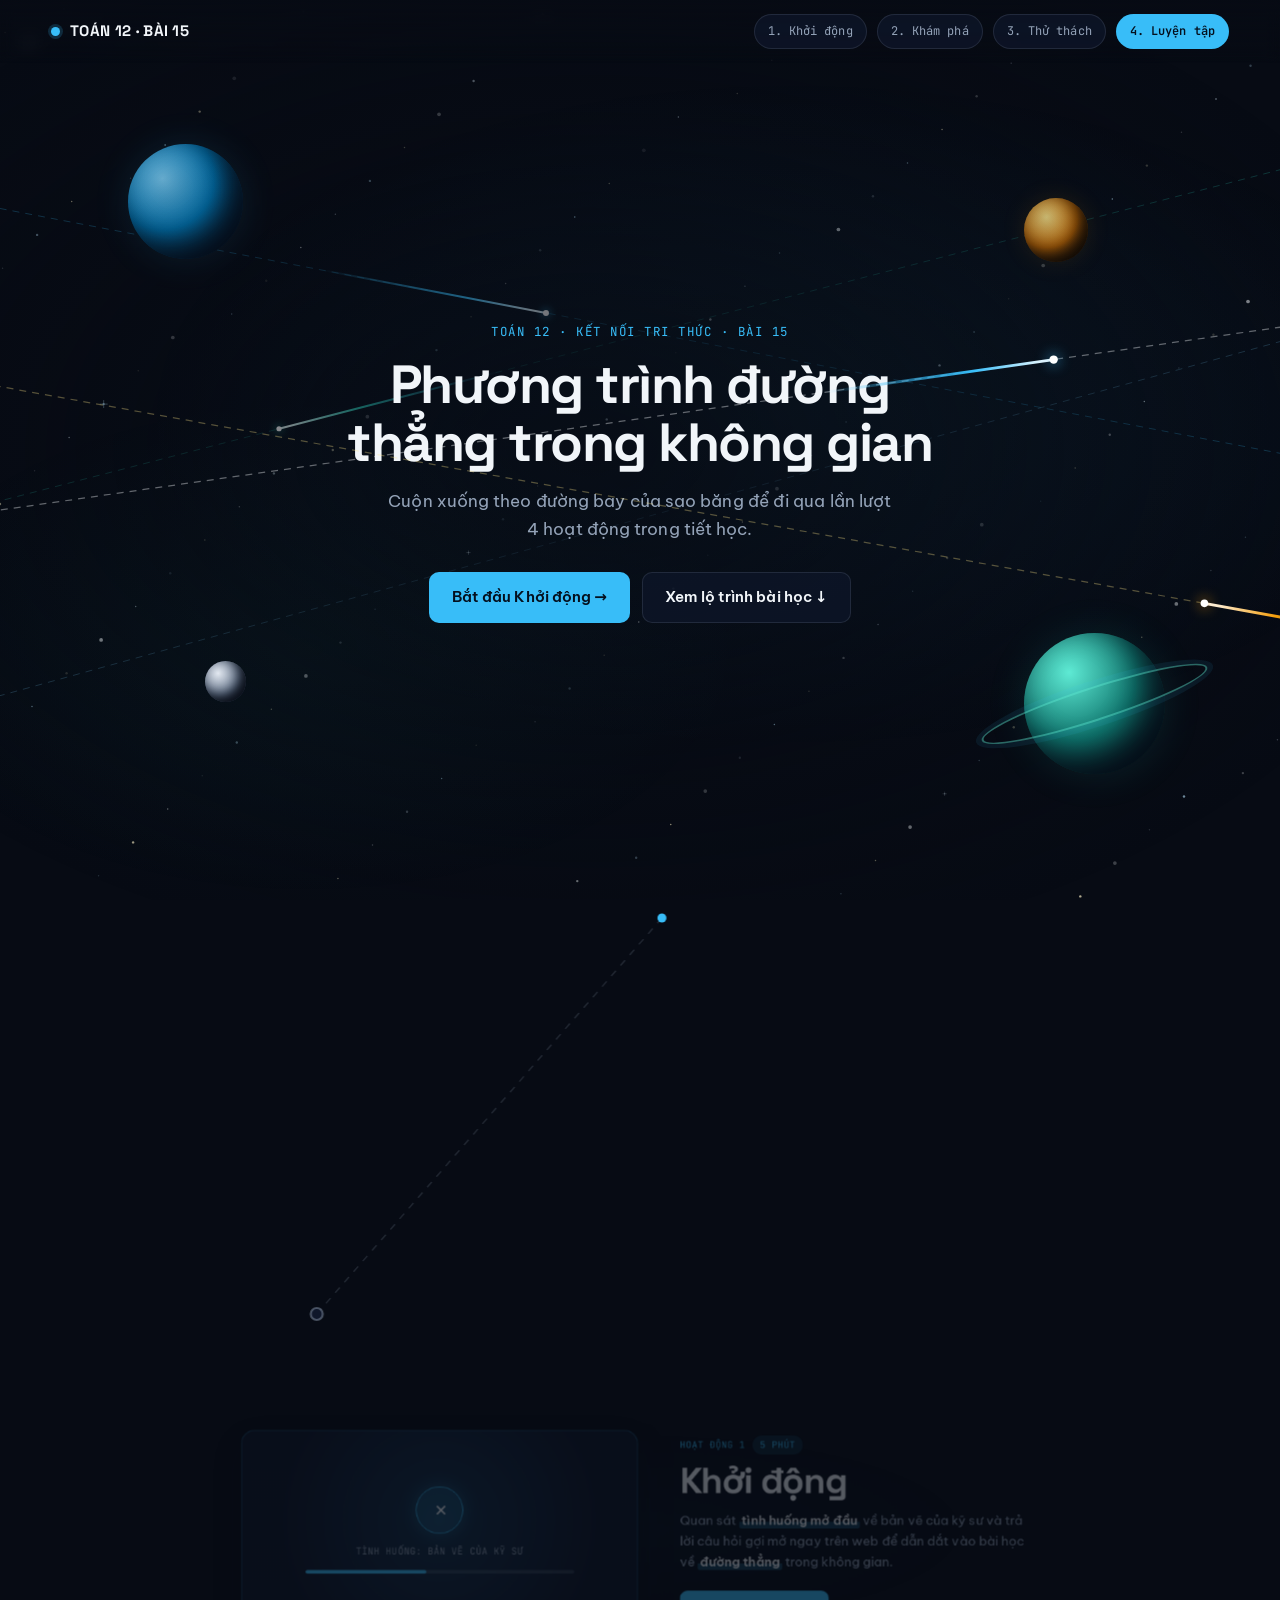
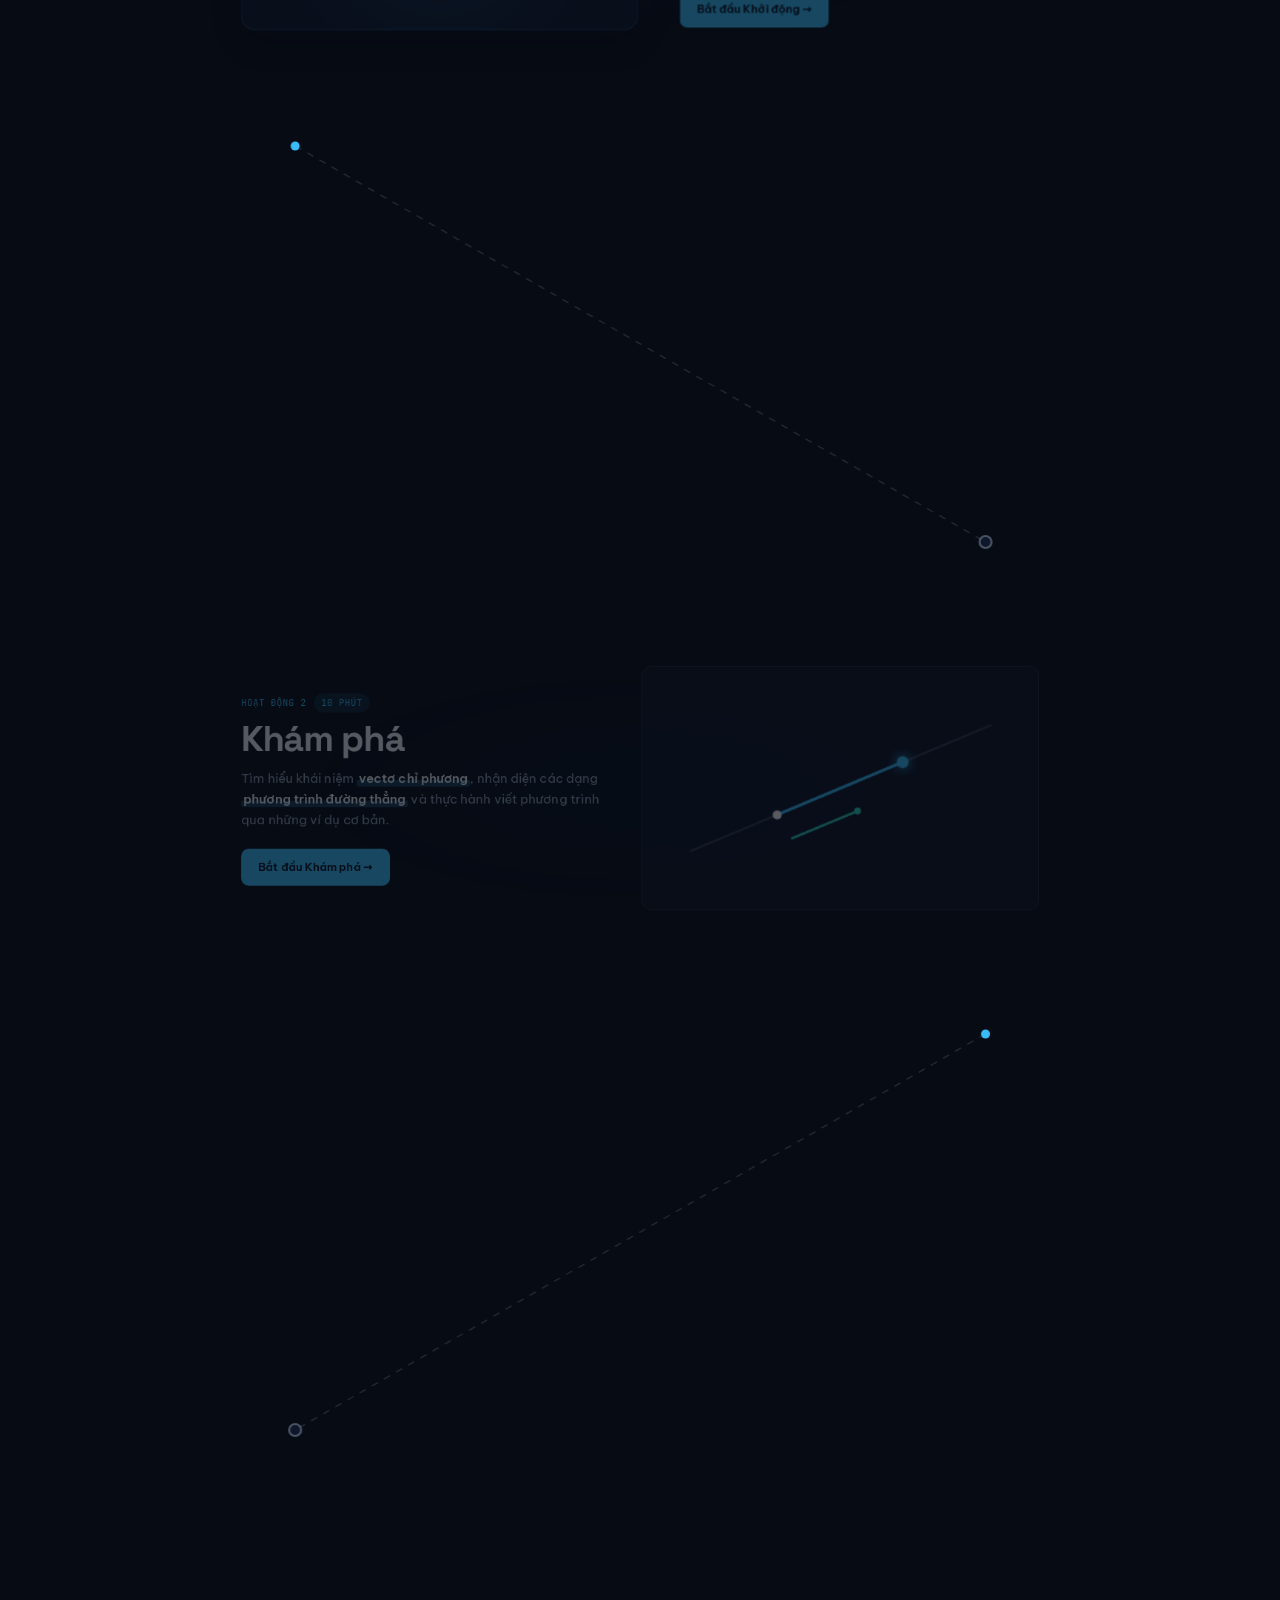
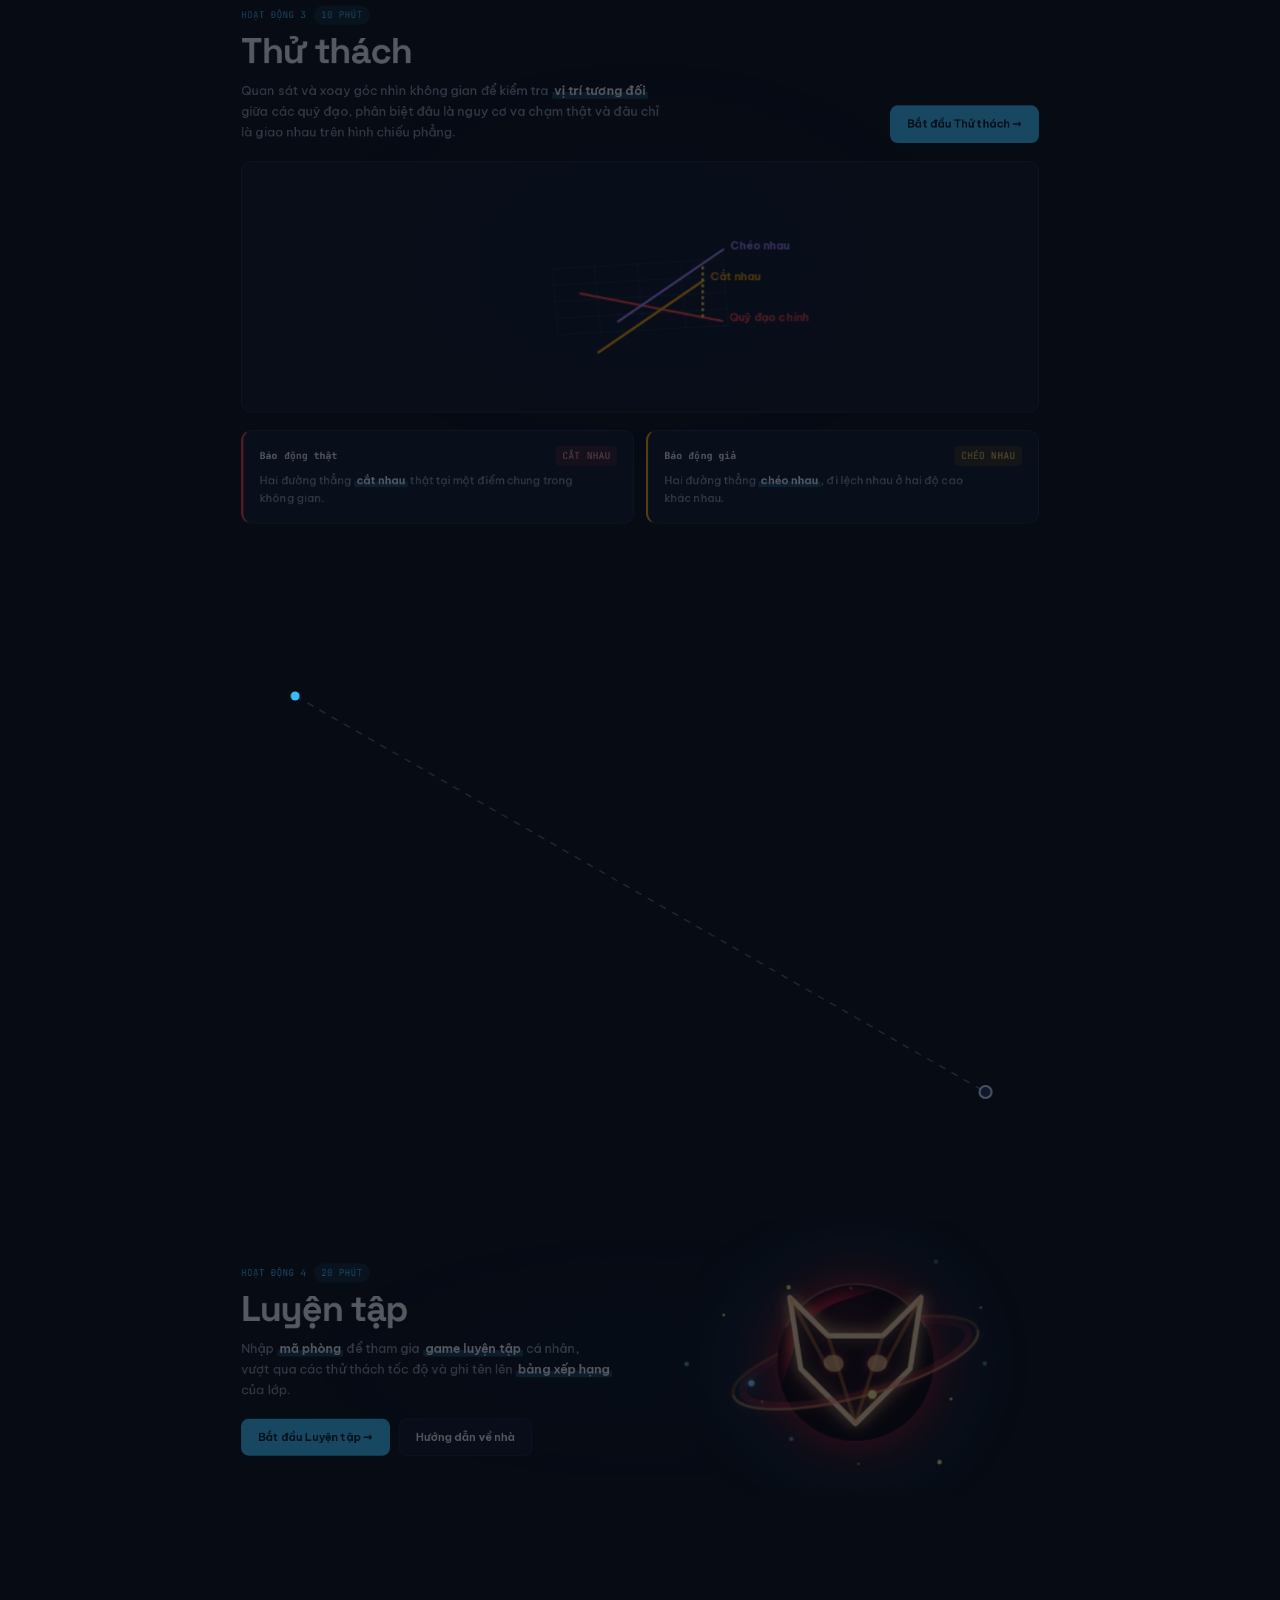
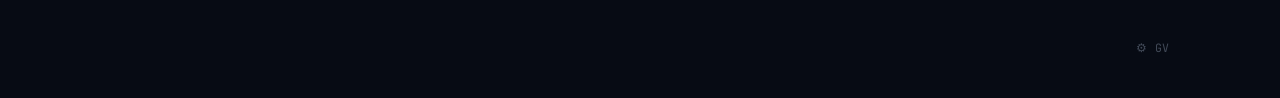
<file: index.html>
<!DOCTYPE html>
<html lang="vi">
<head>
  <meta charset="utf-8">
  <meta name="viewport" content="width=device-width, initial-scale=1">
  <title>Trạm kiểm soát vũ trụ: Bài 15 Toán 12 (KNTT)</title>
  <link rel="stylesheet" href="assets/scrollcraft.css">
  <link rel="stylesheet" href="assets/style.css">
</head>
<body>

  <!-- Fixed Telemetry Navigation (Student-focused) -->
  <header class="tm-bar" aria-label="Điều hướng chính">
    <a class="tm-brand" href="index.html">
      <span class="tm-brand__dot" aria-hidden="true"></span>
      <span>TOÁN 12 · BÀI 15</span>
    </a>
    <nav class="tm-bar__nav">
      <a class="tm-pill tm-pill--hide-sm" href="khoi-dong/index.html">1. Khởi động</a>
      <a class="tm-pill tm-pill--hide-sm" href="noi-dung-1-2/index.html">2. Khám phá</a>
      <a class="tm-pill tm-pill--hide-sm" href="noi-dung-3/index.html">3. Thử thách</a>
      <a class="tm-pill tm-pill--accent" href="luyen-tap/index.html">4. Luyện tập</a>
    </nav>
  </header>

  <main data-sc-root>

    <!-- ACT 1: HERO (Floating Title + Planets + Meteors) -->
    <section id="act-hero" data-sc-act="pin" data-sc-span="1.45">
      <div data-sc-stage class="hero-stage">
        <!-- Rear meteor canvas -->
        <canvas id="meteor-canvas-back" class="hero-meteor-layer" aria-hidden="true"></canvas>

        <!-- Decorative planets behind/around title -->
        <div class="planet planet--cyan" data-sc-parallax="-0.9" aria-hidden="true"></div>
        <div class="planet planet--amber" data-sc-parallax="-0.6" aria-hidden="true"></div>

        <div class="hero-scrim" aria-hidden="true"></div>

        <!-- Centered floating typography plane (NO highlight on title) -->
        <div class="hero-copy">
          <div class="hero-float">
            <p class="tm-eyebrow">Toán 12 · Kết nối tri thức · Bài 15</p>
            <h1 class="tm-display tm-display--hero">
              Phương trình đường thẳng trong không gian
            </h1>
            <p class="tm-lede" style="max-width:46ch;">
              Cuộn xuống theo đường bay của sao băng để đi qua lần lượt 4 hoạt động trong tiết học.
            </p>
            <div class="hero-actions">
              <a class="tm-btn tm-btn--primary" href="khoi-dong/index.html">Bắt đầu Khởi động →</a>
              <a class="tm-btn tm-btn--ghost" href="#hd-1">Xem lộ trình bài học ↓</a>
            </div>
          </div>
        </div>

        <!-- Foreground planets -->
        <div class="planet planet--ringed" data-sc-parallax="0.8" aria-hidden="true"></div>
        <div class="planet planet--moon" data-sc-parallax="0.5" aria-hidden="true"></div>

        <!-- Front meteor plane (streaks across/in front of title) -->
        <canvas id="meteor-canvas-front" class="hero-meteor-layer" aria-hidden="true"></canvas>
      </div>
    </section>

    <!-- BRIDGE 1: HERO -> HOẠT ĐỘNG 1 -->
    <div class="space-bridge" aria-hidden="true">
      <canvas class="bridge-canvas" data-dir="center-to-left" data-target="hd-1"></canvas>
    </div>

    <!-- HOẠT ĐỘNG 1: KHỞI ĐỘNG -->
    <section id="hd-1" class="activity-band" data-sc-act="flow">
        <div class="act-cinema">
          <div class="video-sway-card" aria-label="Biểu tượng tình huống khởi động">
            <div class="video-sway-card__play" aria-hidden="true">✕</div>
            <span class="tm-mono" style="font-size:0.8rem; color:var(--sc-ink-soft);">TÌNH HUỐNG: BẢN VẼ CỦA KỸ SƯ</span>
            <div class="video-sway-card__bar" aria-hidden="true">
              <div class="video-sway-card__fill"></div>
            </div>
          </div>

          <div>
            <div class="activity-meta">
              <span>Hoạt động 1</span>
              <span class="activity-badge">5 phút</span>
            </div>
            <h2 class="tm-display tm-display--lg">Khởi động</h2>
            <p class="tm-lede">
              Quan sát <span class="kw">tình huống mở đầu</span> về bản vẽ của kỹ sư và trả lời câu hỏi gợi mở ngay trên web để dẫn dắt vào bài học về <span class="kw">đường thẳng</span> trong không gian.
            </p>
            <div class="activity-cta">
              <a class="tm-btn tm-btn--primary" href="khoi-dong/index.html">Bắt đầu Khởi động →</a>
            </div>
          </div>
        </div>
    </section>

    <!-- BRIDGE 2: HOẠT ĐỘNG 1 -> HOẠT ĐỘNG 2 -->
    <div class="space-bridge" aria-hidden="true">
      <canvas class="bridge-canvas" data-dir="ltr" data-target="hd-2"></canvas>
    </div>

    <!-- HOẠT ĐỘNG 2: KHÁM PHÁ -->
    <section id="hd-2" class="activity-band" data-sc-act="flow">
        <div class="act-split">
          <div>
            <div class="activity-meta">
              <span>Hoạt động 2</span>
              <span class="activity-badge">10 phút</span>
            </div>
            <h2 class="tm-display tm-display--lg">Khám phá</h2>
            <p class="tm-lede">
              Tìm hiểu khái niệm <span class="kw">vectơ chỉ phương</span>, nhận diện các dạng <span class="kw">phương trình đường thẳng</span> và thực hành viết phương trình qua những ví dụ cơ bản.
            </p>
            <div class="activity-cta">
              <a class="tm-btn tm-btn--primary" href="noi-dung-1-2/index.html">Bắt đầu Khám phá →</a>
            </div>
          </div>

          <canvas id="motion-hd2" class="motion-canvas motion-canvas--tall" aria-label="Minh họa điểm chuyển động tạo thành đường thẳng"></canvas>
        </div>
    </section>

    <!-- BRIDGE 3: HOẠT ĐỘNG 2 -> HOẠT ĐỘNG 3 -->
    <div class="space-bridge" aria-hidden="true">
      <canvas class="bridge-canvas" data-dir="rtl" data-target="hd-3"></canvas>
    </div>

    <!-- HOẠT ĐỘNG 3: THỬ THÁCH -->
    <section id="hd-3" class="activity-band" data-sc-act="flow">
        <div class="act-stage-3d">
          <div class="act-stage-3d__head">
            <div>
              <div class="activity-meta">
                <span>Hoạt động 3</span>
                <span class="activity-badge">10 phút</span>
              </div>
              <h2 class="tm-display tm-display--lg">Thử thách</h2>
              <p class="tm-lede">
                Quan sát và xoay góc nhìn không gian để kiểm tra <span class="kw">vị trí tương đối</span> giữa các quỹ đạo, phân biệt đâu là nguy cơ va chạm thật và đâu chỉ là giao nhau trên hình chiếu phẳng.
              </p>
            </div>
            <a class="tm-btn tm-btn--primary" href="noi-dung-3/index.html">Bắt đầu Thử thách →</a>
          </div>

          <canvas id="motion-hd3" class="motion-canvas motion-canvas--stage" aria-label="Minh họa hai đường thẳng cắt nhau và chéo nhau trong không gian"></canvas>

          <div class="act-stage-3d__callouts">
            <div class="alarm-card alarm-card--real">
              <div class="alarm-card__head">
                <strong>Báo động thật</strong>
                <span class="badge-danger">CẮT NHAU</span>
              </div>
              <p class="tm-lede" style="margin:0; font-size:0.94rem;">Hai đường thẳng <span class="kw">cắt nhau</span> thật tại một điểm chung trong không gian.</p>
            </div>
            <div class="alarm-card alarm-card--false">
              <div class="alarm-card__head">
                <strong>Báo động giả</strong>
                <span class="badge-amber">CHÉO NHAU</span>
              </div>
              <p class="tm-lede" style="margin:0; font-size:0.94rem;">Hai đường thẳng <span class="kw">chéo nhau</span>, đi lệch nhau ở hai độ cao khác nhau.</p>
            </div>
          </div>
        </div>
    </section>

    <!-- BRIDGE 4: HOẠT ĐỘNG 3 -> HOẠT ĐỘNG 4 -->
    <div class="space-bridge" aria-hidden="true">
      <canvas class="bridge-canvas" data-dir="ltr" data-target="hd-4"></canvas>
    </div>

    <!-- HOẠT ĐỘNG 4: LUYỆN TẬP -->
    <section id="hd-4" class="activity-band" data-sc-act="flow">
        <div class="act-planet-hd4">
          <div class="act-planet-hd4__copy">
            <div class="activity-meta">
              <span>Hoạt động 4</span>
              <span class="activity-badge">20 phút</span>
            </div>
            <h2 class="tm-display tm-display--lg">Luyện tập</h2>
            <p class="tm-lede">
              Nhập <span class="kw">mã phòng</span> để tham gia <span class="kw">game luyện tập</span> cá nhân, vượt qua các thử thách tốc độ và ghi tên lên <span class="kw">bảng xếp hạng</span> của lớp.
            </p>
            <div class="activity-cta">
              <a class="tm-btn tm-btn--primary" href="luyen-tap/index.html">Bắt đầu Luyện tập →</a>
              <a class="tm-btn tm-btn--ghost" href="ve-nha/index.html">Hướng dẫn về nhà</a>
            </div>
          </div>

          <div class="act-planet-hd4__visual">
            <canvas id="motion-hd4" class="motion-canvas--planet" aria-label="Hành tinh trăng máu và biểu tượng hồ ly trong vũ trụ"></canvas>
          </div>
        </div>
    </section>

    <!-- DISCREET TEACHER CORNER LINK -->
    <footer class="tm-footer">
      <a class="tm-teacher-corner" href="giao-vien/index.html" title="Màn hình điều khiển dành cho Giáo viên">⚙ GV</a>
    </footer>

  </main>

  <script src="assets/starfield.js"></script>
  <script src="assets/scrollcraft.js"></script>
  <script src="assets/meteor-trails.js"></script>
  <script src="assets/activity-motions.js"></script>
  <script src="assets/page-transition.js"></script>
</body>
</html>
</file>
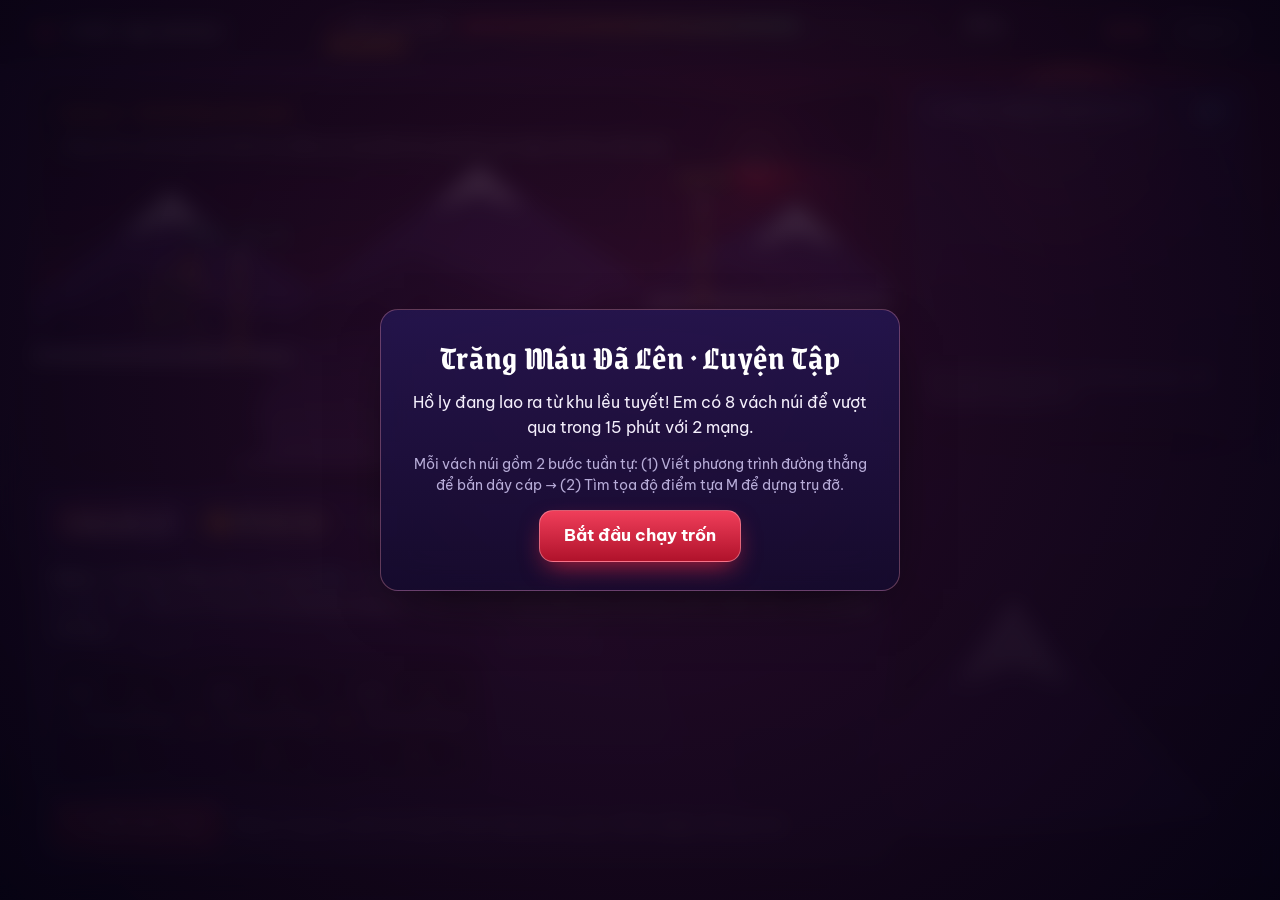
<file: luyen-tap/play.html>
<!doctype html>
<html lang="vi">
<head>
  <meta charset="utf-8">
  <meta name="viewport" content="width=device-width, initial-scale=1, viewport-fit=cover">
  <title>Foxy Running · Vách núi Zip Line (Toán 12)</title>
  <meta name="theme-color" content="#0b0720">
  <link rel="preconnect" href="https://fonts.googleapis.com">
  <link rel="preconnect" href="https://fonts.gstatic.com" crossorigin>
  <link rel="stylesheet" href="https://fonts.googleapis.com/css2?family=Be+Vietnam+Pro:wght@400;500;600;700&family=Cinzel+Decorative:wght@700;900&family=Grenze+Gotisch:wght@600;700;800&display=swap">
  <link rel="stylesheet" href="https://fonts.googleapis.com/css2?family=Ma+Shan+Zheng&text=%E7%8B%90&display=block">
  <link rel="stylesheet" href="css/style.css?v=2">
</head>
<body class="page-play">
  <!-- Bầu trời đêm trăng máu, dãy núi tuyết & rừng thông đồng bộ với Landing Page -->
  <div class="world-backdrop" aria-hidden="true">
    <div class="wb-moon"></div>
    <svg class="wb-mountains" viewBox="0 0 1920 540" preserveAspectRatio="none">
      <polygon points="0,540 240,180 540,540" fill="#2a1655"/>
      <polygon points="240,180 175,275 240,255 305,275" fill="#ede4ff" opacity="0.55"/>
      <polygon points="380,540 820,95 1260,540" fill="#341c66"/>
      <polygon points="820,95 720,235 820,205 920,235" fill="#f3ecff" opacity="0.6"/>
      <polygon points="1080,540 1520,145 1960,540" fill="#281452"/>
      <polygon points="1520,145 1435,260 1520,235 1605,260" fill="#ede4ff" opacity="0.5"/>
      <path d="M0,540 L0,430 Q480,390 960,435 T1920,420 L1920,540 Z" fill="#120829"/>
    </svg>
    <div class="wb-fx-ring"></div>
  </div>

  <div class="play" id="playRoot">
    <div id="banner" class="banner hidden"></div>

    <!-- HUD Game chuyên nghiệp -->
    <header class="hud">
      <a class="hud-brand" id="homeLink" href="index.html" title="Về trang chủ Foxy Running">
        <svg class="brand-mark" viewBox="0 0 32 32" aria-hidden="true"><path d="M4 5l7 7h10l7-7-2 13-10 10L6 18z" fill="currentColor"/><circle cx="12" cy="17" r="1.6" fill="#0b0720"/><circle cx="20" cy="17" r="1.6" fill="#0b0720"/></svg>
        <span class="brand-name">Foxy Running</span>
      </a>

      <div class="hud-center">
        <div class="foxbar" id="foxbar">
          <span class="fox-tag">
            <svg viewBox="0 0 24 24" aria-hidden="true"><path d="M4 4l5 5h6l5-5-1.5 10L12 21 5.5 14z" fill="currentColor"/></svg>
            <span>Hồ ly truy đuổi</span>
          </span>
          <div class="bar"><div id="foxFill" style="width:70%"></div></div>
          <span class="dist" id="foxDist">100 m</span>
        </div>
        <div class="progress" id="progress" title="Tiến độ 8 vách núi"></div>
      </div>

      <div class="hud-right">
        <div class="lives" id="lives" title="Số mạng"></div>
        <div class="timer" id="timer">--:--</div>
      </div>
    </header>

    <main class="layout">
      <section class="stage-col">
        <!-- Khung cảnh vách núi 2D + băng rôn kể chuyện tổng thể theo từng màn -->
        <div class="stage-frame" id="stageFrame">
          <div class="story-strip" id="storyStrip">
            <span class="story-act" id="storyAct">Chương I · Vách Tuyết Đầu Tiên</span>
            <span class="story-beat" id="storyBeat">Hồ ly đã lao ra khỏi lều! Bắn dây cáp qua khe vực trước khi nó bắt kịp.</span>
          </div>
          <canvas id="scene"></canvas>
        </div>

        <!-- Khu vực câu hỏi: hiển thị TUẦN TỰ từng bước để không rối mắt -->
        <div class="card quest-card" id="questCard">
          <div class="q-head">
            <div class="q-title-wrap">
              <span class="lv-pill">Vách núi <span id="lvNum">1</span>/<span id="lvTotal">8</span></span>
              <div class="step-pills" aria-label="Tiến trình câu hỏi trong màn">
                <span class="step-pill is-active" id="stepPillA"><i>1</i> Bắn dây cáp</span>
                <span class="step-arrow" aria-hidden="true">→</span>
                <span class="step-pill" id="stepPillB"><i>2</i> Dựng trụ đỡ M</span>
              </div>
            </div>
            <span class="muted small" id="who"></span>
          </div>

          <!-- BƯỚC 1: Phương trình đường thẳng (câu a) -->
          <div class="part is-current" id="partA">
            <div class="solved-summary" id="solvedSummaryA" aria-live="polite">
              <span class="solved-badge">
                <svg viewBox="0 0 20 20" aria-hidden="true"><path d="M4 10.5l4 4 8-9" fill="none" stroke="currentColor" stroke-width="2.4" stroke-linecap="round" stroke-linejoin="round"/></svg>
                Bước 1 hoàn tất · Dây cáp đã găm trúng vách B
              </span>
              <span class="solved-eq" id="solvedEqText"></span>
            </div>

            <div class="part-body">
              <p class="q-prompt" id="qPromptA"><b>Bước 1.</b> Cho <span class="pA" id="qA"></span> và <span class="pB" id="qB"></span>.
                Viết phương trình tham số của đường thẳng AB.</p>

              <div class="eq" id="eqParametric">
                <div class="brace" aria-hidden="true">{</div>
                <div class="rows">
                  <div class="row"><span class="var">x =</span><input type="text" data-p="0" aria-label="x0" placeholder="x₀" autocomplete="off"><span>+</span><input type="text" data-d="0" aria-label="a1" placeholder="a₁" autocomplete="off"><span class="t-var">t</span></div>
                  <div class="row"><span class="var">y =</span><input type="text" data-p="1" aria-label="y0" placeholder="y₀" autocomplete="off"><span>+</span><input type="text" data-d="1" aria-label="a2" placeholder="a₂" autocomplete="off"><span class="t-var">t</span></div>
                  <div class="row"><span class="var">z =</span><input type="text" data-p="2" aria-label="z0" placeholder="z₀" autocomplete="off"><span>+</span><input type="text" data-d="2" aria-label="a3" placeholder="a₃" autocomplete="off"><span class="t-var">t</span></div>
                </div>
              </div>

              <div class="eq-canon hidden" id="eqCanonical">
                <div class="frac">
                  <div class="num"><span>x −</span><input type="text" data-cp="0" aria-label="x0" placeholder="x₀" autocomplete="off"></div>
                  <div class="den"><input type="text" data-cd="0" aria-label="a1" placeholder="a₁" autocomplete="off"></div>
                </div>
                <span class="eq-sign">=</span>
                <div class="frac">
                  <div class="num"><span>y −</span><input type="text" data-cp="1" aria-label="y0" placeholder="y₀" autocomplete="off"></div>
                  <div class="den"><input type="text" data-cd="1" aria-label="a2" placeholder="a₂" autocomplete="off"></div>
                </div>
                <span class="eq-sign">=</span>
                <div class="frac">
                  <div class="num"><span>z −</span><input type="text" data-cp="2" aria-label="z0" placeholder="z₀" autocomplete="off"></div>
                  <div class="den"><input type="text" data-cd="2" aria-label="a3" placeholder="a₃" autocomplete="off"></div>
                </div>
              </div>

              <div class="actions">
                <button class="btn primary" id="btnA" type="button">
                  <svg class="btn-ic" viewBox="0 0 24 24" aria-hidden="true"><path d="M5 12h14M13 5l7 7-7 7" fill="none" stroke="currentColor" stroke-width="2.2" stroke-linecap="round" stroke-linejoin="round"/></svg>
                  <span>Bắn dây cáp</span>
                </button>
                <span class="muted small">Nhập số nguyên, phân số (<code>1/2</code>) hoặc thập phân (<code>2,5</code>). Nhấn <code>Enter</code> để qua ô kế.</span>
              </div>
            </div>
          </div>

          <!-- BƯỚC 2: Tìm tọa độ trụ đỡ M (câu b) — chỉ mở ra sau khi hoàn thành Bước 1 -->
          <div class="part locked" id="partB">
            <div class="part-body">
              <p class="q-prompt"><b>Bước 2.</b> Điểm <span class="pM" id="qM"></span> nằm trên dây cáp <span id="qLineName">AB</span>. Dùng phương trình vừa lập, tính <b id="qAskLabel">cao độ z</b> để dựng trụ đỡ M rồi trượt qua vực.</p>
              <div class="zrow">
                <span class="z-var" id="qAskVar">z =</span>
                <input type="text" id="zIn" aria-label="Tọa độ cần tìm của M" placeholder="?" autocomplete="off">
                <button class="btn primary" id="btnB" type="button">
                  <svg class="btn-ic" viewBox="0 0 24 24" aria-hidden="true"><path d="M12 19V5M5 12l7-7 7 7" fill="none" stroke="currentColor" stroke-width="2.2" stroke-linecap="round" stroke-linejoin="round"/></svg>
                  <span>Dựng trụ &amp; Trượt</span>
                </button>
              </div>
            </div>
          </div>

          <div class="feedback" id="feedback" role="status" aria-live="polite"></div>
        </div>
      </section>

      <aside class="side-col">
        <div class="card radar-card">
          <div class="card-head">
            <h3>La bàn không gian Oxyz</h3>
            <span class="radar-tag">3D</span>
          </div>
          <canvas id="view3d"></canvas>
          <p class="cap" id="view3dCap">Mô hình 3D xuất hiện sau mỗi lần bắn dây. Kéo chuột để xoay góc nhìn.</p>
        </div>
        <div class="card" id="boardCard">
          <div class="card-head">
            <h3>Bảng xếp hạng trực tiếp</h3>
          </div>
          <ol class="board board-list" id="board"></ol>
        </div>
      </aside>
    </main>

    <div id="overlay" class="overlay hidden">
      <div class="overlay-box card" id="overlayBox"></div>
    </div>
  </div>
  <script type="module" src="js/play.js?v=2"></script>
</body>
</html>
</file>
<file: assets/scrollcraft.css>
/* ============================================================================
   scrollcraft.css: the taste floor
   ----------------------------------------------------------------------------
   Two layers, and the split matters:

     TOKENS   what you override per brand. Colour roles, the type ramp, the
              spacing scale, elevation, motion. A brand is ~12 values.
     DEVICES  what the engine drives. Do not restyle these to taste; they are
              the mechanism. Style your own markup instead.

   Nothing here draws a "component". There are no card, badge, or pill classes,
   because a stylesheet that ships those is how every page built on it ends up
   with the same shapes. You get a floor and a vocabulary; the composition is
   yours.
   ========================================================================== */

/* ---------------------------------------------------------------- tokens -- */
:root {
  /* --- colour roles. Override these six and the page is rebranded. -------- */
  --sc-canvas:      #08090b;   /* the page ground. Drift interpolates this.   */
  --sc-surface:     #101217;   /* anything raised off the ground             */
  --sc-ink:         #f4f2ef;   /* primary text                               */
  --sc-ink-soft:    #9a9ba1;   /* secondary text. Tinted, never flat gray.   */
  --sc-accent:      #d8ff3e;   /* ONE accent. It owns a region, not confetti. */
  --sc-accent-ink:  #08090b;   /* text that sits on the accent               */

  --sc-hairline:    color-mix(in oklab, var(--sc-ink) 12%, transparent);
  --sc-hairline-strong: color-mix(in oklab, var(--sc-ink) 22%, transparent);

  /* --- type. Two families max. Display carries voice, text carries prose. - */
  --sc-font-display: "Instrument Sans", "Geist", system-ui, sans-serif;
  --sc-font-text:    "Geist", system-ui, sans-serif;
  --sc-font-mono:    "Geist Mono", ui-monospace, monospace;

  /* Fluid ramp. Tracking tightens as size grows because a face set at 6rem
     with 0 tracking reads loose; this is optical correction, not decoration. */
  --sc-t-xs:   clamp(0.75rem, 0.72rem + 0.15vw, 0.82rem);
  --sc-t-sm:   clamp(0.875rem, 0.84rem + 0.18vw, 0.95rem);
  --sc-t-base: clamp(1rem, 0.96rem + 0.22vw, 1.125rem);
  --sc-t-lg:   clamp(1.2rem, 1.1rem + 0.5vw, 1.5rem);
  --sc-t-xl:   clamp(1.6rem, 1.35rem + 1.2vw, 2.25rem);
  --sc-t-2xl:  clamp(2.1rem, 1.6rem + 2.4vw, 3.4rem);
  --sc-t-3xl:  clamp(2.8rem, 1.9rem + 4.2vw, 5rem);
  --sc-t-4xl:  clamp(3.4rem, 1.9rem + 6.6vw, 7.5rem);

  --sc-track-tight:  -0.035em;
  --sc-track-snug:   -0.02em;
  --sc-track-normal: -0.005em;
  --sc-track-wide:    0.08em;

  --sc-leading-none: 0.94;
  --sc-leading-tight: 1.06;
  --sc-leading-body: 1.62;

  --sc-measure: 62ch;

  /* --- space. 4px base: the useful middle steps an 8-only scale misses. --- */
  --sc-1: 0.25rem;  --sc-2: 0.5rem;   --sc-3: 0.75rem;  --sc-4: 1rem;
  --sc-5: 1.5rem;   --sc-6: 2rem;     --sc-7: 3rem;     --sc-8: 4rem;
  --sc-9: 6rem;     --sc-10: 8rem;    --sc-11: 12rem;

  /* Section rhythm is fluid so a phone doesn't inherit desktop air. */
  --sc-section: clamp(4.5rem, 9vw, 11rem);
  --sc-gutter:  clamp(1.25rem, 5vw, 5.5rem);
  --sc-maxw:    82rem;

  /* --- radius. Pick one scale for the page and hold it. ------------------- */
  --sc-r-sm: 6px;  --sc-r-md: 12px;  --sc-r-lg: 20px;  --sc-r-pill: 999px;

  /* --- elevation. Every shadow has an offset AND a soft blur, and is tinted
         to the canvas hue. A zero-offset coloured halo is decoration, not
         depth, so there isn't one here. ---------------------------------- */
  --sc-shadow-color: 220 40% 2%;
  --sc-e1: 0 1px 2px hsl(var(--sc-shadow-color) / 0.28),
           0 2px 6px -1px hsl(var(--sc-shadow-color) / 0.20);
  --sc-e2: 0 2px 4px hsl(var(--sc-shadow-color) / 0.24),
           0 8px 18px -4px hsl(var(--sc-shadow-color) / 0.30);
  --sc-e3: 0 4px 8px hsl(var(--sc-shadow-color) / 0.22),
           0 18px 40px -8px hsl(var(--sc-shadow-color) / 0.38),
           0 48px 90px -24px hsl(var(--sc-shadow-color) / 0.30);

  /* Edge light: a 1px top highlight sells a raised surface better than any
     amount of blur, because real raised things catch light on their lip. */
  --sc-edge: inset 0 1px 0 color-mix(in oklab, var(--sc-ink) 10%, transparent);

  /* --- motion. Built-in CSS easings are too weak for UI. ------------------ */
  --sc-ease-out:    cubic-bezier(0.23, 1, 0.32, 1);
  --sc-ease-in-out: cubic-bezier(0.77, 0, 0.175, 1);
  --sc-ease-drawer: cubic-bezier(0.32, 0.72, 0, 1);
  --sc-d-fast: 160ms;  --sc-d-base: 240ms;  --sc-d-slow: 420ms;

  --sc-z-stage: 1; --sc-z-copy: 20; --sc-z-chrome: 60;
}

/* --------------------------------------------------------------- reset -- */
*, *::before, *::after { box-sizing: border-box; }
html { -webkit-text-size-adjust: 100%; scroll-behavior: smooth; }
@media (prefers-reduced-motion: reduce) { html { scroll-behavior: auto; } }

body {
  margin: 0;
  background: var(--sc-canvas);
  color: var(--sc-ink);
  font-family: var(--sc-font-text);
  font-size: var(--sc-t-base);
  line-height: var(--sc-leading-body);
  letter-spacing: var(--sc-track-normal);
  -webkit-font-smoothing: antialiased;
  text-rendering: optimizeLegibility;
  font-synthesis-weight: none;
  overflow-x: clip;
}
img, video, canvas, svg { display: block; max-width: 100%; }
button, input, select, textarea { font: inherit; color: inherit; }

/* ------------------------------------------------- the browser surfaces --
   The parts you did not draw still carry the design. Selection, caret, focus
   ring, scrollbar and tabular numerals all ship with defaults that belong to no
   design system. Theming them is the cheapest signal that a page was built
   rather than assembled, and it is the step that gets skipped most reliably. */
::selection { background: var(--sc-accent); color: var(--sc-accent-ink); }
:root { caret-color: var(--sc-accent); accent-color: var(--sc-accent); }
:focus-visible {
  outline: 2px solid var(--sc-accent);
  outline-offset: 3px;
  border-radius: var(--sc-r-sm);
}
:where(a) { color: inherit; text-decoration-thickness: 1px; text-underline-offset: 0.22em; }
@supports (scrollbar-color: auto) {
  html { scrollbar-color: color-mix(in oklab, var(--sc-ink) 26%, transparent) transparent; scrollbar-width: thin; }
}
:where(table, .sc-nums, [data-sc-count]) { font-variant-numeric: tabular-nums; }

/* ----------------------------------------------------------- typography -- */
.sc-display {
  font-family: var(--sc-font-display);
  font-weight: 500;
  line-height: var(--sc-leading-none);
  letter-spacing: var(--sc-track-tight);
  text-wrap: balance;
  margin: 0;
}
.sc-display--xl { font-size: var(--sc-t-4xl); }
.sc-display--lg { font-size: var(--sc-t-3xl); }
.sc-display--md { font-size: var(--sc-t-2xl); letter-spacing: var(--sc-track-snug); }
.sc-lede {
  font-size: var(--sc-t-lg);
  line-height: 1.44;
  letter-spacing: var(--sc-track-snug);
  color: var(--sc-ink);
  max-width: 46ch;
  text-wrap: pretty;
  margin: 0;
}
.sc-body { max-width: var(--sc-measure); color: var(--sc-ink-soft); text-wrap: pretty; margin: 0; }
.sc-label {
  font-family: var(--sc-font-mono);
  font-size: var(--sc-t-xs);
  letter-spacing: var(--sc-track-wide);
  text-transform: uppercase;
  color: var(--sc-ink-soft);
}

/* ---------------------------------------------------------------- layout -- */
.sc-wrap { width: 100%; max-width: var(--sc-maxw); margin-inline: auto; padding-inline: var(--sc-gutter); }
.sc-section { padding-block: var(--sc-section); }
/* More space above a heading than below it: the gap belongs to the boundary,
   not to the pair. */
.sc-stack > * + * { margin-top: var(--sc-4); }
.sc-stack > :is(h1,h2,h3) { margin-top: var(--sc-7); }
.sc-stack > :is(h1,h2,h3):first-child { margin-top: 0; }
.sc-rule { height: 1px; border: 0; background: var(--sc-hairline); margin: 0; }

/* =============================================================== DEVICES ==
   Driven by the engine. Restyle your own markup, not these.                */

.sc-act--pinned { position: relative; }
.sc-stage {
  position: sticky; top: 0;
  height: 100vh; height: 100svh;
  overflow: clip;
  z-index: var(--sc-z-stage);
}

/* scrub / sequence media */
.sc-stage :is(video[data-sc-scrub], canvas[data-sc-sequence], .sc-stage__poster) {
  position: absolute; inset: 0;
  width: 100%; height: 100%;
  object-fit: cover;
}
video[data-sc-scrub] { opacity: 0; transition: opacity 380ms var(--sc-ease-out); }
.sc-has-clip video[data-sc-scrub] { opacity: 1; }
/* The poster is a live frame-holder, not a placeholder: it stays up until a
   real video frame has painted, which is what stops the blank-stage flash. */
.sc-stage__poster { z-index: 0; transition: opacity 380ms var(--sc-ease-out); }
.sc-has-clip .sc-stage__poster { opacity: 0; }

/* A scrim only where text sits. A full-frame darkening layer flattens the
   image everywhere to fix contrast in one corner. */
.sc-scrim {
  position: absolute; inset: 0; pointer-events: none; z-index: 1;
  background: linear-gradient(
    var(--sc-scrim-angle, 180deg),
    color-mix(in oklab, var(--sc-canvas) var(--sc-scrim-a, 78%), transparent) 0%,
    color-mix(in oklab, var(--sc-canvas) 30%, transparent) 42%,
    transparent 68%);
}
/* Point the scrim at the copy. A scrim gradient that darkens the top while the
   copy sits at the bottom fixes contrast nowhere and flattens the image
   everywhere, which is the most common way text-over-video goes wrong. */
.sc-scrim--bottom { --sc-scrim-angle: 0deg; }
.sc-scrim--left   { --sc-scrim-angle: 90deg; }
.sc-scrim--right  { --sc-scrim-angle: 270deg; }

/* Corner scrims, for copy anchored to a corner. An edge gradient has to darken
   a whole band across the frame to cover one corner; a corner gradient puts the
   density where the text is and leaves the rest of the image alone. Pair with
   .sc-copy--lead / .sc-copy--trail. */
.sc-scrim--lead {
  background: linear-gradient(to top right,
    color-mix(in oklab, var(--sc-canvas) 94%, transparent) 0%,
    color-mix(in oklab, var(--sc-canvas) 72%, transparent) 30%,
    color-mix(in oklab, var(--sc-canvas) 30%, transparent) 52%,
    transparent 72%);
}
.sc-scrim--trail {
  background: linear-gradient(to top left,
    color-mix(in oklab, var(--sc-canvas) 94%, transparent) 0%,
    color-mix(in oklab, var(--sc-canvas) 72%, transparent) 30%,
    color-mix(in oklab, var(--sc-canvas) 30%, transparent) 52%,
    transparent 72%);
}
/* A band across the bottom, for copy that spans the full width of the frame.
   That is what both corner anchors become below 860px, and it is also the right
   shape whenever the copy block is wider than a corner. */
.sc-scrim--band {
  background: linear-gradient(to top,
    color-mix(in oklab, var(--sc-canvas) 94%, transparent) 0%,
    color-mix(in oklab, var(--sc-canvas) 74%, transparent) 22%,
    color-mix(in oklab, var(--sc-canvas) 30%, transparent) 42%,
    transparent 58%);
}
.sc-scrim--vignette {
  background: radial-gradient(120% 90% at 50% 45%, transparent 40%,
              color-mix(in oklab, var(--sc-canvas) 70%, transparent) 100%);
}

/* copy over a stage.
   max-width is in rem, never ch. A `ch` on this container resolves against the
   CONTAINER's font-size (body size), not the display size of the heading inside
   it, so `max-width: 20ch` here silently produces a ~180px column and wraps a
   hero headline to six lines. Set a ch measure on the text element itself. */
.sc-copy {
  position: absolute; z-index: var(--sc-z-copy);
  inset-inline: var(--sc-gutter);
  max-width: min(46rem, 76vw);
  will-change: opacity, transform;
}
.sc-copy--lead   { left: var(--sc-gutter); bottom: clamp(3rem, 12vh, 9rem); }
/* inset-inline FIRST. It is the shorthand for left+right, so declaring it after
   `left: 50%` resets left to auto and the block drifts off the left edge. */
.sc-copy--center { inset-inline: auto; left: 50%; top: 50%; translate: -50% -50%; text-align: center; }
.sc-copy--trail  { inset-inline: auto; right: var(--sc-gutter); bottom: clamp(3rem, 12vh, 9rem); text-align: right; }

/* cue defaults: the engine writes opacity/transform inline, these are the
   pre-paint state so nothing flashes before the first read() */
[data-sc-cue] { opacity: 0; will-change: opacity, transform; }
.sc-ready [data-sc-cue] { transition: none; }

/* kinetic split */
.sc-split { display: inline-block; overflow: hidden; vertical-align: top; }
/* Descenders live below the baseline; a line mask clipped to the line box eats
   the tails off g, y, p, j. The padding buys them room back. */
.sc-split--line { display: block; padding-bottom: 0.14em; margin-bottom: -0.14em; }
.sc-split__i { display: inline-block; will-change: transform, opacity; }
.sc-is-split { opacity: 1 !important; }

/* horizontal rail */
[data-sc-pan] { display: flex; will-change: transform; }

/* reveal + parallax */
[data-sc-reveal] { will-change: clip-path; }
[data-sc-parallax] { will-change: transform; }

/* flow reveal (fires once) */
[data-sc-in], [data-sc-stagger] > * {
  opacity: 0;
  transform: translate3d(0, 14px, 0);
  transition: opacity 620ms var(--sc-ease-out), transform 620ms var(--sc-ease-out);
}
[data-sc-in].sc-in, [data-sc-stagger] > .sc-in { opacity: 1; transform: none; }

/* pointer devices */
[data-sc-tilt] { transform-style: preserve-3d; will-change: transform; }
[data-sc-magnet] { will-change: transform; }
/* isolation always; position only if nothing more specific already set it.
   Written with :where() (zero specificity) on purpose: a plain `position:
   relative` here has the same weight as `.sc-stage` and, being later in the
   file, silently wins. A stage carrying both attributes then stops being
   sticky and the whole act scrolls away instead of pinning. */
[data-sc-spotlight] { isolation: isolate; }
:where([data-sc-spotlight]) { position: relative; }
[data-sc-spotlight]::after {
  content: ""; position: absolute; inset: 0; pointer-events: none; z-index: 2;
  background: radial-gradient(
    28rem 28rem at calc(var(--sc-mx, 0.5) * 100%) calc(var(--sc-my, 0.5) * 100%),
    color-mix(in oklab, var(--sc-accent) 16%, transparent), transparent 70%);
  opacity: 0; transition: opacity var(--sc-d-slow) var(--sc-ease-out);
}
[data-sc-spotlight]:hover::after { opacity: 1; }

/* =========================================================== WORLDFLIGHT ==
   One fixed stage for the whole page. The only thing in document flow is the
   spacer, and it is empty. If you find yourself adding a section here, you want
   act mode instead: the moment a real block scrolls past the fixed stage, the
   page has a seam again and the whole point is gone.                        */

[data-sc-mode="worldflight"] { position: relative; }

.sc-world {
  position: fixed; inset: 0;
  overflow: clip;
  z-index: var(--sc-z-stage);
  background: var(--sc-canvas);
}

/* Every leg is mounted for the life of the page and stacked in the same box.
   The engine owns opacity, visibility and z-index here; do not set them. */
.sc-world__seg {
  position: absolute; inset: 0;
  opacity: 0;
  will-change: opacity;
}
.sc-world__seg > :is(video, img, canvas) {
  position: absolute; inset: 0;
  width: 100%; height: 100%;
  object-fit: cover;
}
/* The poster is the frame-holder AND the first camera move: the engine pushes
   it in slowly until a real decoded frame is available to replace it. */
.sc-world__poster {
  z-index: 0;
  transform-origin: 50% 50%;
  transition: opacity 420ms var(--sc-ease-out);
}
.sc-world__seg > video { z-index: 1; }
.sc-world__seg.sc-has-clip .sc-world__poster { opacity: 0; }
/* The act stylesheet lights a clip through its ancestor act. A worldflight leg
   has no act, so match the class the engine also writes on the clip itself. */
video[data-sc-scrub].sc-has-clip { opacity: 1; }

/* The copy layer is fixed too, and inert by default: the engine hands
   pointer-events back to a block only while it is actually legible. */
.sc-world__copy {
  position: fixed; inset: 0;
  z-index: var(--sc-z-copy);
  pointer-events: none;
}
.sc-world__scrim { position: absolute; inset: 0; pointer-events: none; z-index: 0; }
[data-sc-copy] {
  opacity: 0;
  pointer-events: none;
  will-change: opacity, transform;
}
.sc-ready [data-sc-copy] { transition: none; }

/* The track. Empty on purpose. */
.sc-world__spacer { pointer-events: none; }

/* scroll progress */
[data-sc-progress] {
  position: fixed; inset: 0 0 auto 0; height: 2px; z-index: var(--sc-z-chrome);
  background: var(--sc-accent); transform-origin: 0 50%; transform: scaleX(0);
  will-change: transform;
}

/* ----------------------------------------------------------- atmosphere --
   Depth is not only shadow. Grain keeps a flat dark ground from banding, and
   it is the difference between "a dark page" and "a lit room". */
.sc-grain { position: fixed; inset: 0; pointer-events: none; z-index: 3; opacity: 0.045; }
.sc-grain::before {
  content: ""; position: absolute; inset: -50%;
  background-image: url("data:image/svg+xml;utf8,<svg xmlns='http://www.w3.org/2000/svg' width='140' height='140'><filter id='n'><feTurbulence type='fractalNoise' baseFrequency='0.85' numOctaves='3'/></filter><rect width='140' height='140' filter='url(%23n)'/></svg>");
}

/* -------------------------------------------------------- reduced motion -- */
@media (prefers-reduced-motion: reduce) {
  /* Fewer and gentler, not zero. Opacity still carries the reveal so the page
     is comprehensible; every position change is dropped. */
  [data-sc-in], [data-sc-stagger] > * { transform: none; transition-duration: 220ms; }
  [data-sc-parallax], [data-sc-pan], .sc-split__i { transform: none !important; }
  /* A wipe is a position change too. Show reveal content settled. */
  [data-sc-reveal] { clip-path: none !important; }
  /* A rail's transform IS its navigation, not decoration. Zeroing it the way
     parallax and kinetic type are zeroed parks the act on its first screenful
     and makes everything past the fold unreachable: a device degrading into
     missing content. Hand the travel back to the reader as an ordinary scroll
     region instead, so the same items are all still gettable without motion.
     A build that would rather re-lay the rail out as a grid can still do that;
     this is the floor, not the ceiling. */
  [data-sc-act="pan"] .sc-stage,
  [data-sc-act="pan"] [data-sc-stage] {
    overflow-x: auto; overflow-y: hidden;
    overscroll-behavior-x: contain;
    scroll-snap-type: x proximity;
  }
  [data-sc-pan] > * { scroll-snap-align: center; }
  [data-sc-spotlight]::after { display: none; }
  /* A worldflight keeps its whole story here. No clip is ever fetched, so the
     posters are the film, and they cross-dissolve through exactly the same
     seams at exactly the same scroll positions. The push-in and the copy drift
     are the only things that go. */
  .sc-world__poster, [data-sc-copy] { transform: none !important; }
}

/* --------------------------------------------------------------- mobile -- */
@media (max-width: 860px) {
  .sc-copy { inset-inline: var(--sc-gutter); max-width: none; }
  .sc-copy--trail { text-align: left; }
  .sc-stage { height: 100svh; }
  /* .sc-copy--trail re-anchors to the left and spans the full width here, so a
     bottom-RIGHT corner gradient darkens the one corner the copy just left and
     guarantees a contrast failure over any bright clip. Point the density at
     the copy: the same band .sc-scrim--band paints. */
  .sc-scrim--trail {
    background: linear-gradient(to top,
      color-mix(in oklab, var(--sc-canvas) 94%, transparent) 0%,
      color-mix(in oklab, var(--sc-canvas) 74%, transparent) 22%,
      color-mix(in oklab, var(--sc-canvas) 30%, transparent) 42%,
      transparent 58%);
  }
}
</file>
<file: assets/style.css>
/* ==========================================================================
   Trạm kiểm soát vũ trụ · Bài 15 Toán 12 (KNTT)
   Editorial Telemetry Design Floor + ScrollCraft Theme Tokens
   ========================================================================== */

@import url('https://fonts.googleapis.com/css2?family=Be+Vietnam+Pro:wght@400;500;600;700;800&family=JetBrains+Mono:wght@400;500;600&family=Space+Grotesk:wght@500;700&display=swap');

:root {
  /* ScrollCraft Core Tokens (6 roles + 1 accent family) */
  --sc-canvas: #070B14;
  --sc-surface: #0F172A;
  --sc-surface-2: #162038;
  --sc-ink: #F1F5F9;
  --sc-ink-soft: #94A3B8;
  --sc-accent: #38BDF8;
  --sc-accent-2: #2DD4BF;
  --sc-accent-ink: #04101E;

  /* Semantic Telemetry Status */
  --sc-amber: #F59E0B;
  --sc-danger: #EF4444;
  --sc-ok: #10B981;
  --sc-line: rgba(148, 163, 184, 0.16);
  --sc-line-strong: rgba(56, 189, 248, 0.35);

  /* Typography */
  --sc-font-display: 'Space Grotesk', 'Be Vietnam Pro', system-ui, sans-serif;
  --sc-font-text: 'Be Vietnam Pro', system-ui, sans-serif;
  --sc-font-mono: 'JetBrains Mono', ui-monospace, monospace;

  /* Fluid Spacing & Measure */
  --sc-gutter: clamp(18px, 4vw, 56px);
  --sc-measure: 62ch;
}

/* Smooth multi-page transitions in modern browsers */
@view-transition {
  navigation: auto;
}

*, *::before, *::after {
  box-sizing: border-box;
}

html {
  background: var(--sc-canvas);
  color: var(--sc-ink);
  font-family: var(--sc-font-text);
  scroll-behavior: auto;
}

body {
  margin: 0;
  background: var(--sc-canvas);
  color: var(--sc-ink);
  line-height: 1.62;
  letter-spacing: 0.005em;
  overflow-x: clip;
  -webkit-font-smoothing: antialiased;
}

/* Global fixed twinkling universe starfield across all pages */
#global-starfield {
  position: fixed;
  inset: 0;
  width: 100vw;
  height: 100vh;
  z-index: 0;
  pointer-events: none;
}

main[data-sc-root],
.subpage-main {
  position: relative;
  z-index: 1;
}

/* ---------- Fixed Telemetry Top Bar ---------- */
.tm-bar {
  position: fixed;
  top: 0;
  left: 0;
  right: 0;
  z-index: 60;
  display: flex;
  align-items: center;
  justify-content: space-between;
  gap: 16px;
  padding: 14px var(--sc-gutter);
  background: linear-gradient(180deg, rgba(7, 11, 20, 0.88) 0%, rgba(7, 11, 20, 0) 100%);
  backdrop-filter: blur(8px);
  -webkit-backdrop-filter: blur(8px);
  pointer-events: none;
}

.tm-bar > * {
  pointer-events: auto;
}

.tm-brand {
  display: inline-flex;
  align-items: center;
  gap: 10px;
  color: var(--sc-ink);
  text-decoration: none;
  font-family: var(--sc-font-display);
  font-weight: 700;
  font-size: 0.95rem;
  letter-spacing: 0.02em;
}

.tm-brand__dot {
  width: 9px;
  height: 9px;
  border-radius: 50%;
  background: var(--sc-accent);
  box-shadow: 0 0 0 3px rgba(56, 189, 248, 0.18);
}

.tm-bar__nav {
  display: flex;
  align-items: center;
  gap: 10px;
}

.tm-pill {
  display: inline-flex;
  align-items: center;
  gap: 7px;
  padding: 7px 13px;
  border-radius: 999px;
  border: 1px solid var(--sc-line);
  background: rgba(15, 23, 42, 0.78);
  color: var(--sc-ink-soft);
  font-family: var(--sc-font-mono);
  font-size: 0.75rem;
  text-decoration: none;
  transition: border-color 0.2s ease, color 0.2s ease, background-color 0.2s ease;
}

.tm-pill:hover,
.tm-pill:focus-visible {
  color: var(--sc-ink);
  border-color: var(--sc-line-strong);
  outline: none;
}

.tm-pill--accent {
  background: var(--sc-accent);
  color: var(--sc-accent-ink);
  border-color: transparent;
  font-weight: 600;
}

.tm-pill--accent:hover,
.tm-pill--accent:focus-visible {
  background: #7DD3FC;
  color: var(--sc-accent-ink);
}

/* ---------- Typography Helpers ---------- */
.tm-eyebrow {
  display: inline-flex;
  align-items: center;
  gap: 8px;
  font-family: var(--sc-font-mono);
  font-size: 0.78rem;
  letter-spacing: 0.12em;
  text-transform: uppercase;
  color: var(--sc-accent);
  margin: 0 0 14px;
}

.tm-display {
  font-family: var(--sc-font-display);
  font-weight: 700;
  line-height: 0.98;
  letter-spacing: -0.028em;
  text-wrap: balance;
  margin: 0;
}

.tm-display--hero {
  font-size: clamp(2rem, 4.2vw, 3.65rem);
  line-height: 1.08;
}

.tm-display--lg {
  font-size: clamp(1.9rem, 3.8vw, 3.4rem);
}

.tm-display--md {
  font-size: clamp(1.4rem, 2.4vw, 2.1rem);
}

.tm-lede {
  font-size: clamp(1.02rem, 1.35vw, 1.22rem);
  color: var(--sc-ink-soft);
  max-width: 52ch;
  text-wrap: pretty;
  margin: 16px 0 0;
}

.tm-mono {
  font-family: var(--sc-font-mono);
}

/* ---------- Buttons ---------- */
.tm-btn {
  display: inline-flex;
  align-items: center;
  justify-content: center;
  gap: 10px;
  min-height: 46px;
  padding: 12px 22px;
  border-radius: 10px;
  font-family: var(--sc-font-text);
  font-weight: 600;
  font-size: 0.95rem;
  text-decoration: none;
  cursor: pointer;
  border: 1px solid transparent;
  transition: transform 0.22s cubic-bezier(0.22, 1, 0.36, 1), background-color 0.2s ease, border-color 0.2s ease;
}

.tm-btn--primary {
  background: var(--sc-accent);
  color: var(--sc-accent-ink);
}

.tm-btn--primary:hover,
.tm-btn--primary:focus-visible {
  background: #7DD3FC;
  transform: translateY(-2px);
  outline: none;
}

.tm-btn--ghost {
  background: rgba(15, 23, 42, 0.72);
  color: var(--sc-ink);
  border-color: var(--sc-line);
}

.tm-btn--ghost:hover,
.tm-btn--ghost:focus-visible {
  border-color: var(--sc-accent);
  transform: translateY(-2px);
  outline: none;
}

/* ---------- Keyword Highlight (Intentional, restrained) ---------- */
.kw {
  color: var(--sc-ink);
  font-weight: 600;
  background: linear-gradient(180deg, transparent 58%, rgba(56, 189, 248, 0.28) 58%);
  padding: 0 3px;
  border-radius: 3px;
}

.tm-display .kw {
  background: linear-gradient(180deg, transparent 62%, rgba(56, 189, 248, 0.34) 62%);
  color: #E0F2FE;
}

/* ---------- Act 1: Layered Meteor Hero ---------- */
.hero-stage {
  position: relative;
  width: 100%;
  min-height: 100svh;
  height: 100vh;
  padding-top: 68px;
  padding-bottom: 24px;
  overflow: hidden;
  background:
    radial-gradient(ellipse 75% 55% at 62% 46%, rgba(56, 189, 248, 0.08) 0%, transparent 68%),
    radial-gradient(ellipse 55% 45% at 24% 72%, rgba(45, 212, 191, 0.05) 0%, transparent 62%),
    transparent;
}

.hero-stars {
  position: absolute;
  inset: -8%;
  background-image:
    radial-gradient(1px 1px at 14% 22%, rgba(241, 245, 249, 0.42), transparent),
    radial-gradient(1.5px 1.5px at 38% 15%, rgba(56, 189, 248, 0.45), transparent),
    radial-gradient(1px 1px at 66% 28%, rgba(241, 245, 249, 0.35), transparent),
    radial-gradient(1px 1px at 84% 64%, rgba(241, 245, 249, 0.4), transparent),
    radial-gradient(1.5px 1.5px at 24% 78%, rgba(45, 212, 191, 0.38), transparent),
    radial-gradient(1px 1px at 52% 84%, rgba(241, 245, 249, 0.3), transparent);
  background-size: 420px 420px;
  pointer-events: none;
  z-index: 1;
}

.hero-meteor-layer {
  position: absolute;
  inset: 0;
  width: 100%;
  height: 100%;
  display: block;
  pointer-events: none;
}

#meteor-canvas-back {
  z-index: 2;
}

#meteor-canvas-front {
  z-index: 6;
}

/* Soft radial scrim behind the text block only so text stays crisp */
.hero-scrim {
  position: absolute;
  inset: 0;
  z-index: 3;
  background: radial-gradient(ellipse 68% 58% at 46% 50%, rgba(7, 11, 20, 0.78) 0%, rgba(7, 11, 20, 0.25) 65%, transparent 100%);
  pointer-events: none;
}

.hero-copy {
  position: relative;
  z-index: 4;
  max-width: min(760px, 90vw);
  margin: 0 auto;
  padding: 0 var(--sc-gutter);
  display: flex;
  flex-direction: column;
  align-items: center;
  justify-content: center;
  text-align: center;
  height: 100%;
}

.hero-float {
  display: flex;
  flex-direction: column;
  align-items: center;
  animation: spaceFloat 6.5s ease-in-out infinite;
  will-change: transform;
}

@keyframes spaceFloat {
  0%, 100% {
    transform: translate3d(0, 0px, 0) rotate(0deg);
  }
  50% {
    transform: translate3d(0, -14px, 0) rotate(0.35deg);
  }
}

.hero-actions {
  display: flex;
  flex-wrap: wrap;
  justify-content: center;
  gap: 12px;
  margin-top: 28px;
}

/* ---------- Decorative Planets Floating Around Title ---------- */
.planet {
  position: absolute;
  border-radius: 50%;
  pointer-events: none;
  will-change: transform;
}

.planet--cyan {
  width: clamp(74px, 9vw, 132px);
  height: clamp(74px, 9vw, 132px);
  top: 16%;
  left: 10%;
  z-index: 2;
  background: radial-gradient(circle at 30% 30%, #7DD3FC 0%, #0284C7 45%, #071326 88%);
  box-shadow: inset -14px -14px 28px rgba(4, 10, 22, 0.85), 0 0 36px rgba(56, 189, 248, 0.14);
  animation: planetFloatA 9s ease-in-out infinite;
}

.planet--ringed {
  width: clamp(92px, 11vw, 160px);
  height: clamp(92px, 11vw, 160px);
  bottom: 14%;
  right: 9%;
  z-index: 5;
  background: radial-gradient(circle at 32% 28%, #5EEAD4 0%, #0F766E 48%, #06141C 88%);
  box-shadow: inset -16px -16px 32px rgba(4, 10, 22, 0.88), 0 0 40px rgba(45, 212, 191, 0.12);
  animation: planetFloatB 11s ease-in-out infinite;
}

.planet--ringed::after {
  content: "";
  position: absolute;
  left: -34%;
  right: -34%;
  top: 38%;
  bottom: 38%;
  border-radius: 50%;
  border: 2px solid rgba(94, 234, 212, 0.42);
  box-shadow: 0 0 0 6px rgba(56, 189, 248, 0.08);
  transform: rotate(-18deg);
}

.planet--amber {
  width: clamp(42px, 5vw, 72px);
  height: clamp(42px, 5vw, 72px);
  top: 22%;
  right: 15%;
  z-index: 2;
  background: radial-gradient(circle at 35% 30%, #FDE68A 0%, #D97706 50%, #1C1004 90%);
  box-shadow: inset -8px -8px 18px rgba(10, 6, 2, 0.88), 0 0 24px rgba(245, 158, 11, 0.14);
  animation: planetFloatB 8s ease-in-out infinite;
}

.planet--moon {
  width: clamp(28px, 3.2vw, 46px);
  height: clamp(28px, 3.2vw, 46px);
  bottom: 22%;
  left: 16%;
  z-index: 5;
  background: radial-gradient(circle at 32% 30%, #E2E8F0 0%, #64748B 55%, #0F172A 92%);
  box-shadow: inset -6px -6px 12px rgba(7, 11, 20, 0.9);
  animation: planetFloatA 7.5s ease-in-out infinite reverse;
}

@keyframes planetFloatA {
  0%, 100% { transform: translate3d(0, 0, 0); }
  50% { transform: translate3d(6px, -16px, 0); }
}

@keyframes planetFloatB {
  0%, 100% { transform: translate3d(0, 0, 0); }
  50% { transform: translate3d(-8px, 14px, 0); }
}

.hero-telemetry {
  position: absolute;
  right: var(--sc-gutter);
  bottom: 28px;
  z-index: 5;
  display: flex;
  align-items: center;
  gap: 16px;
  padding: 10px 14px;
  border-radius: 10px;
  background: rgba(15, 23, 42, 0.82);
  border: 1px solid var(--sc-line);
  font-family: var(--sc-font-mono);
  font-size: 0.76rem;
  color: var(--sc-ink-soft);
}

.hero-telemetry strong {
  color: var(--sc-accent);
  font-weight: 600;
}

.hero-mode-badge {
  display: inline-flex;
  align-items: center;
  gap: 6px;
  padding: 3px 8px;
  border-radius: 6px;
  background: rgba(56, 189, 248, 0.14);
  color: var(--sc-accent);
  font-weight: 600;
}

/* ---------- Act 2: Tension (2D Radar Paradox) ---------- */
.tm-section {
  position: relative;
  padding: clamp(72px, 11vh, 132px) var(--sc-gutter);
  max-width: 1320px;
  margin: 0 auto;
}

.paradox-grid {
  display: grid;
  grid-template-columns: 1.05fr 0.95fr;
  gap: clamp(28px, 5vw, 68px);
  align-items: center;
}

.paradox-cards {
  display: grid;
  gap: 16px;
}

.alarm-card {
  padding: 20px 22px;
  border-radius: 14px;
  background: var(--sc-surface);
  border: 1px solid var(--sc-line);
  display: grid;
  gap: 8px;
}

.alarm-card--real {
  border-left: 3px solid var(--sc-danger);
}

.alarm-card--false {
  border-left: 3px solid var(--sc-amber);
}

.alarm-card__head {
  display: flex;
  align-items: center;
  justify-content: space-between;
  gap: 12px;
  font-family: var(--sc-font-mono);
  font-size: 0.82rem;
}

.badge-danger {
  color: #FCA5A5;
  background: rgba(239, 68, 68, 0.15);
  padding: 3px 9px;
  border-radius: 6px;
}

.badge-amber {
  color: #FCD34D;
  background: rgba(245, 158, 11, 0.15);
  padding: 3px 9px;
  border-radius: 6px;
}

/* ---------- Vertical Activity Showcase Bands (Seamless unified space + Scroll Scale) ---------- */
.activity-band {
  position: relative;
  padding: clamp(44px, 7vh, 76px) var(--sc-gutter);
  max-width: 1180px;
  margin: 0 auto;
  border: none;
  transform-origin: center center;
  will-change: transform, opacity;
}

.activity-band.is-connected .activity-badge {
  background: rgba(45, 212, 191, 0.22);
  color: #5EEAD4;
  box-shadow: 0 0 18px rgba(45, 212, 191, 0.25);
}

/* ---------- Long Cosmic Straight-Line Shooting-Star Bridges ---------- */
.space-bridge {
  position: relative;
  max-width: 1180px;
  height: clamp(340px, 48vh, 460px);
  margin: 0 auto;
  padding: 0 var(--sc-gutter);
  pointer-events: none;
}

.bridge-canvas {
  width: 100%;
  height: 100%;
  display: block;
}

/* Subtle ambient nebula glow linking sections without hard borders */
.activity-band::before {
  content: "";
  position: absolute;
  inset: -15% -10%;
  background: radial-gradient(ellipse 55% 45% at 50% 50%, rgba(56, 189, 248, 0.045) 0%, transparent 72%);
  pointer-events: none;
  z-index: -1;
}

/* Discreet Teacher Corner Link */
.tm-footer {
  max-width: 1180px;
  margin: 0 auto;
  padding: 28px var(--sc-gutter) 36px;
  display: flex;
  align-items: center;
  justify-content: flex-end;
}

.tm-teacher-corner {
  display: inline-flex;
  align-items: center;
  gap: 6px;
  padding: 5px 10px;
  border-radius: 6px;
  font-family: var(--sc-font-mono);
  font-size: 0.72rem;
  color: rgba(148, 163, 184, 0.42);
  text-decoration: none;
  transition: color 0.2s ease, background-color 0.2s ease;
}

.tm-teacher-corner:hover,
.tm-teacher-corner:focus-visible {
  color: var(--sc-ink-soft);
  background: rgba(15, 23, 42, 0.6);
  outline: none;
}

.activity-grid {
  display: grid;
  grid-template-columns: 1.05fr 0.95fr;
  gap: clamp(28px, 5vw, 64px);
  align-items: center;
}

.activity-grid--reverse .activity-info {
  order: 2;
}

.activity-grid--reverse .activity-preview {
  order: 1;
}

.activity-meta {
  display: inline-flex;
  align-items: center;
  gap: 10px;
  font-family: var(--sc-font-mono);
  font-size: 0.78rem;
  color: var(--sc-accent);
  letter-spacing: 0.08em;
  text-transform: uppercase;
  margin-bottom: 12px;
}

.activity-badge {
  padding: 3px 10px;
  border-radius: 999px;
  background: rgba(56, 189, 248, 0.14);
  color: var(--sc-accent);
}

.activity-badge--blood {
  background: rgba(229, 53, 76, 0.18);
  color: #FDA4AF;
  border: 1px solid rgba(229, 53, 76, 0.36);
}

.activity-cta {
  margin-top: 24px;
  display: flex;
  flex-wrap: wrap;
  gap: 12px;
}

.activity-preview {
  padding: clamp(22px, 3vw, 30px);
  border-radius: 16px;
  background: var(--sc-surface);
  border: 1px solid var(--sc-line);
  display: grid;
  gap: 14px;
}

.preview-row {
  display: flex;
  align-items: center;
  justify-content: space-between;
  gap: 12px;
  padding: 12px 14px;
  border-radius: 10px;
  background: rgba(7, 11, 20, 0.68);
  border: 1px solid var(--sc-line);
  font-size: 0.9rem;
}

.preview-tag {
  font-family: var(--sc-font-mono);
  font-size: 0.76rem;
  color: var(--sc-accent-2);
}

/* ---------- 4 Distinct Activity Layouts & Motion Canvases ---------- */
.motion-canvas {
  width: 100%;
  display: block;
  border-radius: 14px;
  background: rgba(15, 23, 42, 0.78);
  border: 1px solid var(--sc-line);
}

.motion-canvas--wide { height: clamp(200px, 28vw, 290px); }
.motion-canvas--tall { height: clamp(250px, 30vw, 330px); }
.motion-canvas--stage { height: clamp(240px, 32vw, 340px); }
.motion-canvas--race { height: clamp(160px, 20vw, 210px); }

/* Layout 1: Cinema Widescreen (Khởi động - Floating/Swaying Video Frame) */
.act-cinema {
  display: grid;
  grid-template-columns: 1.05fr 0.95fr;
  gap: clamp(28px, 5vw, 56px);
  align-items: center;
}

.video-sway-card {
  position: relative;
  height: clamp(210px, 26vw, 270px);
  border-radius: 18px;
  background:
    radial-gradient(circle at 50% 45%, rgba(56, 189, 248, 0.16) 0%, rgba(15, 23, 42, 0.92) 70%),
    var(--sc-surface);
  border: 1px solid var(--sc-line-strong);
  display: flex;
  flex-direction: column;
  align-items: center;
  justify-content: center;
  gap: 14px;
  box-shadow: 0 18px 40px rgba(4, 10, 22, 0.55);
  animation: videoSway 5.5s ease-in-out infinite;
  will-change: transform;
}

.video-sway-card__play {
  width: 64px;
  height: 64px;
  border-radius: 50%;
  background: rgba(56, 189, 248, 0.18);
  border: 1.5px solid var(--sc-accent);
  display: flex;
  align-items: center;
  justify-content: center;
  color: var(--sc-ink);
  font-size: 1.35rem;
  padding-left: 4px;
  box-shadow: 0 0 24px rgba(56, 189, 248, 0.25);
  animation: playPulse 2.6s ease-in-out infinite;
}

.video-sway-card__bar {
  width: 68%;
  height: 5px;
  border-radius: 999px;
  background: rgba(148, 163, 184, 0.22);
  overflow: hidden;
}

.video-sway-card__fill {
  width: 45%;
  height: 100%;
  border-radius: 999px;
  background: var(--sc-accent);
  animation: videoBarMove 4s ease-in-out infinite alternate;
}

@keyframes videoSway {
  0%, 100% { transform: translate3d(0, 0, 0) rotate(-1.1deg); }
  50% { transform: translate3d(0, -10px, 0) rotate(1.1deg); }
}

@keyframes playPulse {
  0%, 100% { transform: scale(1); }
  50% { transform: scale(1.08); }
}

@keyframes videoBarMove {
  0% { width: 25%; }
  100% { width: 78%; }
}

/* Layout 2: Asymmetric Editorial + Live Vector Diagram (Khám phá) */
.act-split {
  display: grid;
  grid-template-columns: 0.95fr 1.05fr;
  gap: clamp(28px, 5vw, 56px);
  align-items: center;
}

/* Layout 3: Centered Orbital 3D Stage with Flanking Callouts (Thử thách 3D) */
.act-stage-3d {
  display: grid;
  gap: 24px;
}

.act-stage-3d__head {
  display: flex;
  flex-wrap: wrap;
  align-items: flex-end;
  justify-content: space-between;
  gap: 18px;
}

.act-stage-3d__callouts {
  display: grid;
  grid-template-columns: 1fr 1fr;
  gap: 16px;
}

/* Layout 4: Blood-Moon Celestial Planet Showcase (Luyện tập - Frameless Cosmic Blending) */
.act-planet-hd4 {
  display: grid;
  grid-template-columns: 1fr 1fr;
  gap: clamp(28px, 5vw, 56px);
  align-items: center;
}

.act-planet-hd4__visual {
  position: relative;
  display: flex;
  align-items: center;
  justify-content: center;
}

.motion-canvas--planet {
  width: 100%;
  height: clamp(280px, 34vw, 370px);
  display: block;
  background: transparent;
  border: none;
  border-radius: 0;
  pointer-events: none;
}

@media (max-width: 820px) {
  .act-cinema,
  .act-split,
  .act-planet-hd4,
  .act-stage-3d__callouts {
    grid-template-columns: 1fr;
  }
}

.mission-rail {
  display: flex;
  align-items: stretch;
  gap: clamp(18px, 2.4vw, 32px);
  padding: 0 var(--sc-gutter);
  will-change: transform;
}

.rail-intro {
  flex: 0 0 clamp(290px, 30vw, 420px);
  display: flex;
  flex-direction: column;
  justify-content: center;
  padding-right: 16px;
}

.station-card {
  flex: 0 0 clamp(300px, 32vw, 430px);
  display: flex;
  flex-direction: column;
  justify-content: space-between;
  padding: clamp(22px, 2.5vw, 32px);
  border-radius: 16px;
  background: var(--sc-surface);
  border: 1px solid var(--sc-line);
  color: var(--sc-ink);
  text-decoration: none;
  transition: border-color 0.25s ease, transform 0.25s ease, background-color 0.25s ease;
}

.station-card:hover,
.station-card:focus-visible {
  border-color: var(--sc-accent);
  background: var(--sc-surface-2);
  transform: translateY(-4px);
  outline: none;
}

.station-card__meta {
  display: flex;
  align-items: center;
  justify-content: space-between;
  font-family: var(--sc-font-mono);
  font-size: 0.78rem;
  color: var(--sc-accent);
  margin-bottom: 18px;
}

.station-card__time {
  padding: 3px 9px;
  border-radius: 999px;
  background: rgba(56, 189, 248, 0.12);
  color: var(--sc-accent);
}

.station-card__title {
  font-family: var(--sc-font-display);
  font-size: clamp(1.35rem, 2vw, 1.75rem);
  font-weight: 700;
  line-height: 1.18;
  margin: 0 0 12px;
}

.station-card__desc {
  color: var(--sc-ink-soft);
  font-size: 0.96rem;
  margin: 0 0 22px;
}

.station-card__foot {
  display: flex;
  align-items: center;
  justify-content: space-between;
  padding-top: 16px;
  border-top: 1px solid var(--sc-line);
  font-family: var(--sc-font-mono);
  font-size: 0.8rem;
  color: var(--sc-ink);
}

.rail-outro {
  flex: 0 0 clamp(260px, 24vw, 340px);
  display: flex;
  flex-direction: column;
  justify-content: center;
  padding: 24px;
  border-left: 1px solid var(--sc-line);
  color: var(--sc-ink-soft);
}

/* ---------- Act 4: Substance (Core Math & Live Classroom Status) ---------- */
.substance-grid {
  display: grid;
  grid-template-columns: 1.1fr 0.9fr;
  gap: clamp(24px, 4vw, 52px);
  align-items: start;
}

.formula-panel,
.sync-panel {
  padding: clamp(22px, 3vw, 32px);
  border-radius: 16px;
  background: var(--sc-surface);
  border: 1px solid var(--sc-line);
}

.formula-block {
  padding: 16px 18px;
  border-radius: 10px;
  background: rgba(7, 11, 20, 0.72);
  border: 1px solid var(--sc-line);
  font-family: var(--sc-font-mono);
  font-size: 0.92rem;
  line-height: 1.7;
  margin-top: 14px;
  overflow-x: auto;
}

.formula-block strong {
  color: var(--sc-accent);
}

.sync-list {
  list-style: none;
  padding: 0;
  margin: 16px 0 0;
  display: grid;
  gap: 10px;
}

.sync-item {
  display: flex;
  align-items: center;
  justify-content: space-between;
  padding: 11px 14px;
  border-radius: 10px;
  background: rgba(7, 11, 20, 0.65);
  border: 1px solid var(--sc-line);
  font-size: 0.9rem;
}

.sync-item__rp {
  font-family: var(--sc-font-mono);
  color: var(--sc-accent-2);
  font-weight: 600;
}

/* ---------- Act 5: Resolved Close ---------- */
.close-stage {
  display: flex;
  align-items: center;
  justify-content: center;
  padding: 0 var(--sc-gutter);
  background:
    radial-gradient(ellipse 65% 55% at 50% 50%, rgba(56, 189, 248, 0.09) 0%, transparent 70%),
    var(--sc-canvas);
}

.close-card {
  width: 100%;
  max-width: 920px;
  padding: clamp(28px, 4.5vw, 52px);
  border-radius: 20px;
  background: rgba(15, 23, 42, 0.92);
  border: 1px solid var(--sc-line-strong);
  display: grid;
  grid-template-columns: 1.2fr 0.8fr;
  gap: 28px;
  align-items: center;
}

.close-actions {
  display: grid;
  gap: 12px;
}

/* ---------- Subpage Shared Layout & Components ---------- */
.subpage-main {
  max-width: 1140px;
  margin: 0 auto;
  padding: 96px var(--sc-gutter) 84px;
}

.sub-hero {
  margin-bottom: 36px;
}

.tm-card {
  padding: clamp(20px, 2.8vw, 30px);
  border-radius: 16px;
  background: rgba(15, 23, 42, 0.82);
  border: 1px solid var(--sc-line);
  backdrop-filter: blur(8px);
  -webkit-backdrop-filter: blur(8px);
}

.tm-grid-2 {
  display: grid;
  grid-template-columns: 1fr 1fr;
  gap: 22px;
}

.tm-grid-sidebar {
  display: grid;
  grid-template-columns: 1.25fr 0.75fr;
  gap: 24px;
  align-items: start;
}

.tm-input,
.tm-select,
.tm-textarea {
  width: 100%;
  padding: 11px 14px;
  border-radius: 10px;
  background: rgba(7, 11, 20, 0.78);
  border: 1px solid var(--sc-line);
  color: var(--sc-ink);
  font-family: var(--sc-font-text);
  font-size: 0.95rem;
  transition: border-color 0.2s ease;
}

.tm-input:focus,
.tm-select:focus,
.tm-textarea:focus {
  border-color: var(--sc-accent);
  outline: none;
}

.tm-label {
  display: block;
  font-weight: 600;
  font-size: 0.92rem;
  margin-bottom: 8px;
  color: var(--sc-ink);
}

.tm-step-box {
  margin-top: 14px;
  padding: 16px 18px;
  border-radius: 12px;
  background: rgba(7, 11, 20, 0.72);
  border-left: 3px solid var(--sc-accent);
}

.tm-toggle-group {
  display: flex;
  flex-wrap: wrap;
  gap: 8px;
}

.tm-chip {
  padding: 7px 13px;
  border-radius: 8px;
  background: rgba(7, 11, 20, 0.75);
  border: 1px solid var(--sc-line);
  color: var(--sc-ink-soft);
  font-family: var(--sc-font-mono);
  font-size: 0.8rem;
  cursor: pointer;
  transition: all 0.18s ease;
}

.tm-chip.is-active {
  background: rgba(56, 189, 248, 0.18);
  border-color: var(--sc-accent);
  color: var(--sc-ink);
}

.tm-footer-nav {
  margin-top: 44px;
  padding-top: 24px;
  display: flex;
  flex-wrap: wrap;
  align-items: center;
  justify-content: space-between;
  gap: 16px;
}

/* ---------- Cosmic Warp Transition Overlay (No transform on body so fixed elements stay rock-solid) ---------- */
.warp-transition-overlay {
  position: fixed;
  inset: 0;
  z-index: 200;
  pointer-events: none;
  opacity: 0;
  background:
    radial-gradient(circle at 50% 50%, rgba(56, 189, 248, 0.22) 0%, rgba(7, 11, 20, 0.96) 65%);
  display: flex;
  align-items: center;
  justify-content: center;
  transition: opacity 0.28s ease;
}

.warp-transition-overlay.is-active {
  opacity: 1;
  pointer-events: auto;
}

.warp-transition-core {
  display: flex;
  flex-direction: column;
  align-items: center;
  gap: 16px;
  transform: scale(0.85);
  transition: transform 0.36s cubic-bezier(0.22, 1, 0.36, 1);
}

.warp-transition-overlay.is-active .warp-transition-core {
  transform: scale(1.08);
}

.warp-star {
  width: 16px;
  height: 16px;
  border-radius: 50%;
  background: #FFFFFF;
  box-shadow: 0 0 28px 8px #38BDF8, 0 0 60px 16px rgba(45, 212, 191, 0.55);
}

.warp-label {
  font-size: 0.78rem;
  letter-spacing: 0.14em;
  color: #E0F2FE;
}

.done-pill {
  display: inline-flex;
  align-items: center;
  gap: 6px;
  padding: 3px 11px;
  border-radius: 999px;
  background: rgba(16, 185, 129, 0.18);
  border: 1px solid rgba(16, 185, 129, 0.45);
  color: #6EE7B7;
  font-family: var(--sc-font-mono);
  font-size: 0.75rem;
}

/* ---------- Clean Subpage Activity Workspace Frame ---------- */
.workspace-shell {
  position: relative;
  padding: clamp(28px, 4vw, 44px);
  border-radius: 22px;
  background:
    radial-gradient(ellipse 70% 50% at 50% 0%, rgba(56, 189, 248, 0.09) 0%, transparent 70%),
    rgba(15, 23, 42, 0.76);
  border: 1px solid var(--sc-line-strong);
  box-shadow: 0 24px 60px rgba(4, 10, 22, 0.55);
  backdrop-filter: blur(10px);
  -webkit-backdrop-filter: blur(10px);
}

.workspace-slot {
  margin-top: 24px;
  min-height: 320px;
  padding: clamp(24px, 3.5vw, 38px);
  border-radius: 16px;
  background: rgba(7, 11, 20, 0.68);
  border: 1px dashed rgba(56, 189, 248, 0.35);
  display: flex;
  flex-direction: column;
  justify-content: center;
  gap: 16px;
}

.workspace-slot__list {
  margin: 0;
  padding-left: 20px;
  color: var(--sc-ink-soft);
  display: grid;
  gap: 10px;
  font-size: 0.98rem;
}

.tm-btn--done {
  background: linear-gradient(135deg, #10B981 0%, #059669 100%);
  color: #04130E;
  font-weight: 700;
  box-shadow: 0 0 24px rgba(16, 185, 129, 0.28);
}

.tm-btn--done:hover,
.tm-btn--done:focus-visible {
  background: linear-gradient(135deg, #34D399 0%, #10B981 100%);
  color: #04130E;
  transform: translateY(-2px);
}

@media (max-width: 820px) {
  .tm-grid-2,
  .tm-grid-sidebar {
    grid-template-columns: 1fr;
  }
}

/* ---------- Responsive (Mobile Art Direction < 768px) ---------- */
@media (max-width: 820px) {
  .tm-bar__nav .tm-pill--hide-sm {
    display: none;
  }

  .hero-display--hero,
  .tm-display--hero {
    font-size: clamp(2rem, 8.5vw, 2.75rem);
  }

  .hero-scrim {
    background: linear-gradient(180deg, rgba(7, 11, 20, 0.86) 0%, rgba(7, 11, 20, 0.58) 52%, rgba(7, 11, 20, 0.90) 100%);
  }

  .hero-copy {
    justify-content: center;
    padding-top: 24px;
  }

  .planet--cyan { top: 10%; left: 6%; }
  .planet--amber { top: 13%; right: 8%; }
  .planet--moon { bottom: 14%; left: 8%; }
  .planet--ringed { bottom: 8%; right: 6%; }

  .hero-telemetry {
    left: var(--sc-gutter);
    right: var(--sc-gutter);
    bottom: 16px;
    justify-content: space-between;
    font-size: 0.7rem;
  }

  .paradox-grid,
  .substance-grid,
  .activity-grid,
  .close-card {
    grid-template-columns: 1fr;
  }

  .activity-grid--reverse .activity-info,
  .activity-grid--reverse .activity-preview {
    order: initial;
  }

  .rail-intro {
    flex: 0 0 82vw;
  }

  .station-card {
    flex: 0 0 82vw;
  }
}

/* Reduced Motion Fallback */
@media (prefers-reduced-motion: reduce) {
  .hero-float,
  .planet {
    animation: none;
  }
  .mission-rail {
    flex-wrap: wrap;
    gap: 16px;
  }
  .rail-intro,
  .station-card,
  .rail-outro {
    flex: 1 1 300px;
  }
}
</file>
<file: luyen-tap/css/style.css>
/* =========================================================
   Foxy Running · Web Game UI (Play & Teacher Command Deck)
   Unified Blood Moon / Snowy Mountain Aesthetic
   ========================================================= */
:root {
  --bg: #0b0720;
  --bg-deep: #070415;
  --card: rgba(20, 12, 48, 0.78);
  --card-strong: rgba(26, 16, 62, 0.92);
  --card2: rgba(36, 22, 82, 0.85);
  --line: rgba(255, 255, 255, 0.14);
  --line-bright: rgba(255, 255, 255, 0.28);
  --text: #f4effc;
  --muted: #b8add9;
  --a: #7ac8ff;
  --b: #ffb36b;
  --m: #ffd84a;
  --ok: #7dffb0;
  --bad: #ff6b81;
  --primary: #d92643;
  --primary-hi: #f03e5a;
  --ember: #ff9a3c;
  --radius: 18px;
  --f-title: "Cinzel Decorative", Georgia, serif;
  --f-display: "Grenze Gotisch", Georgia, serif;
  --f-text: "Be Vietnam Pro", system-ui, -apple-system, 'Segoe UI', Roboto, sans-serif;
  --ease-out: cubic-bezier(.16, 1, .3, 1);
}

*, *::before, *::after { box-sizing: border-box; }
html, body { margin: 0; min-height: 100%; color-scheme: dark; }
body {
  background:
    radial-gradient(900px 520px at 82% 8%, rgba(205, 25, 58, 0.26) 0%, transparent 65%),
    radial-gradient(1100px 680px at 18% 0%, rgba(125, 72, 180, 0.25) 0%, transparent 70%),
    linear-gradient(180deg, #0b0620 0%, #160c38 55%, #090418 100%);
  color: var(--text);
  font-family: var(--f-text);
  font-size: 16px;
  line-height: 1.5;
  -webkit-font-smoothing: antialiased;
  overflow-x: hidden;
}

h1, h2, h3 { margin: 0; line-height: 1.15; }
h1, h2 { font-family: var(--f-display); letter-spacing: .02em; }
h3 { font-size: 0.85rem; color: var(--muted); text-transform: uppercase; letter-spacing: .1em; font-weight: 700; }
a { color: var(--a); }
code { background: rgba(255, 255, 255, 0.08); padding: 2px 6px; border-radius: 6px; font-size: .9em; }
.hidden { display: none !important; }
.muted { color: var(--muted); }
.small { font-size: .85rem; }
.pA { color: var(--a); font-weight: 700; white-space: nowrap; }
.pB { color: var(--b); font-weight: 700; white-space: nowrap; }
.pM { color: var(--m); font-weight: 700; white-space: nowrap; }
.pVec { color: #cdb4ff; font-weight: 700; white-space: nowrap; }

/* ---------- World Backdrop (Unified Snowy Mountains & Blood Moon) ---------- */
.world-backdrop {
  position: fixed; inset: 0; z-index: 0; pointer-events: none; overflow: hidden;
}
.wb-moon {
  position: absolute; right: 8vw; top: 7vh; width: 22vmin; height: 22vmin; border-radius: 50%;
  background: radial-gradient(circle at 36% 35%, #ff9b73 0%, #c91936 55%, #590514 100%);
  box-shadow: 0 0 80px 24px rgba(220, 30, 60, 0.32), 0 0 220px 80px rgba(155, 12, 35, 0.24);
  opacity: 0.72;
  transition: transform .6s var(--ease-out), box-shadow .6s ease;
}
.wb-mountains {
  position: absolute; left: 0; right: 0; bottom: 0; width: 100%; height: 46vh; opacity: 0.65;
}
.wb-fx-ring {
  position: absolute; inset: 0; opacity: 0; pointer-events: none;
  transition: opacity .35s ease;
}

/* ---------- Reactive Page States (Correct / Wrong / Caught) ---------- */
body.fx-correct .wb-fx-ring {
  opacity: 1;
  background: radial-gradient(circle at 50% 45%, rgba(125, 255, 176, 0.14), rgba(125, 255, 176, 0) 68%);
}
body.fx-correct .quest-card {
  border-color: rgba(125, 255, 176, 0.65);
  box-shadow: 0 0 0 1px rgba(125, 255, 176, 0.35), 0 24px 60px -18px rgba(45, 210, 130, 0.35);
}
body.fx-correct .stage-frame {
  border-color: rgba(125, 255, 176, 0.55);
}

body.fx-wrong .wb-fx-ring {
  opacity: 1;
  background: radial-gradient(circle at 50% 50%, rgba(255, 40, 70, 0.1) 25%, rgba(210, 15, 45, 0.38) 100%);
}
body.fx-wrong .wb-moon {
  transform: scale(1.12);
  box-shadow: 0 0 110px 45px rgba(255, 30, 60, 0.65);
}
body.fx-wrong .quest-card,
body.fx-wrong .stage-frame {
  border-color: rgba(255, 90, 110, 0.75);
  animation: uiShake .48s cubic-bezier(.36, .07, .19, .97);
}
@keyframes uiShake {
  10%, 90% { transform: translate3d(-4px, 0, 0); }
  20%, 80% { transform: translate3d(6px, -2px, 0); }
  30%, 50%, 70% { transform: translate3d(-8px, 2px, 0); }
  40%, 60% { transform: translate3d(8px, 0, 0); }
}

/* ---------- Cards & Buttons ---------- */
.card {
  position: relative;
  background: linear-gradient(180deg, var(--card2), var(--card));
  border: 1px solid var(--line);
  border-radius: var(--radius);
  padding: 18px;
  backdrop-filter: blur(16px) saturate(1.2);
  -webkit-backdrop-filter: blur(16px) saturate(1.2);
  box-shadow: 0 22px 55px -24px rgba(0, 0, 0, 0.78);
  transition: border-color .25s ease, box-shadow .25s ease, transform .25s var(--ease-out);
}
.card-head {
  display: flex; align-items: center; justify-content: space-between; gap: 10px;
  margin-bottom: 10px;
}

.btn {
  appearance: none;
  display: inline-flex; align-items: center; justify-content: center; gap: 8px;
  min-height: 44px;
  border: 1px solid var(--line-bright);
  background: rgba(255, 255, 255, 0.06);
  color: var(--text);
  font: inherit;
  font-weight: 700;
  padding: 10px 18px;
  border-radius: 12px;
  cursor: pointer;
  text-decoration: none;
  touch-action: manipulation;
  transition: transform .18s var(--ease-out), background-color .18s ease, border-color .18s ease, box-shadow .18s ease;
}
.btn:hover { background: rgba(255, 255, 255, 0.12); border-color: rgba(255, 255, 255, 0.45); transform: translateY(-1px); }
.btn:active { transform: translateY(1px) scale(.98); }
.btn:disabled { opacity: .42; cursor: not-allowed; transform: none; }
.btn.primary {
  background: linear-gradient(180deg, var(--primary-hi), #b0122b);
  border-color: rgba(255, 170, 185, 0.5);
  color: #ffffff;
  box-shadow: 0 10px 26px -8px rgba(217, 38, 67, 0.85);
}
.btn.primary:hover { background: linear-gradient(180deg, #ff4d68, #c91834); }
.btn.big { font-size: 1.08rem; min-height: 50px; padding: 12px 24px; border-radius: 14px; }
.btn.ghost { background: rgba(255, 255, 255, 0.04); }
.btn.small-btn { min-height: 38px; padding: 6px 14px; font-size: .88rem; border-radius: 10px; }
.btn-ic { width: 18px; height: 18px; flex-shrink: 0; }

input[type=text], input[type=number], select {
  font: inherit;
  color: var(--text);
  background: rgba(8, 4, 24, 0.72);
  border: 1px solid var(--line-bright);
  border-radius: 10px;
  padding: 8px 12px;
  min-height: 44px;
  transition: border-color .18s ease, box-shadow .18s ease, background-color .18s ease;
}
input:focus {
  outline: none;
  border-color: var(--ember);
  box-shadow: 0 0 0 3px rgba(255, 154, 60, 0.25);
  background: rgba(12, 6, 34, 0.92);
}

.banner {
  position: relative; z-index: 15;
  background: rgba(95, 58, 8, 0.88);
  border-bottom: 1px solid rgba(255, 216, 74, 0.35);
  color: #ffe27a; padding: 6px 14px; font-size: .84rem; text-align: center;
}

/* ---------- Brand & Top Bars ---------- */
.hud-brand {
  display: inline-flex; align-items: center; gap: 10px;
  text-decoration: none; color: var(--text);
  font-family: var(--f-title); font-weight: 900; font-size: 1rem; letter-spacing: .07em;
  min-height: 44px;
}
.brand-mark { width: 26px; height: 26px; color: var(--primary-hi); flex-shrink: 0; }

/* ---------- MÀN CHƠI (play.html) ---------- */
.play { position: relative; z-index: 2; display: flex; flex-direction: column; min-height: 100vh; }

.hud {
  display: grid;
  grid-template-columns: auto minmax(240px, 1fr) auto;
  align-items: center; gap: 18px;
  padding: 10px clamp(14px, 3vw, 32px);
  background: rgba(9, 5, 26, 0.82);
  border-bottom: 1px solid var(--line);
  backdrop-filter: blur(14px);
  position: sticky; top: 0; z-index: 15;
}
.hud-center { display: grid; gap: 6px; max-width: 680px; width: 100%; justify-self: center; }
.hud-right { display: flex; align-items: center; gap: 14px; }

.foxbar { display: flex; align-items: center; gap: 10px; font-size: .85rem; }
.fox-tag {
  display: inline-flex; align-items: center; gap: 6px;
  font-weight: 700; color: #ffb3c1; white-space: nowrap;
}
.fox-tag svg { width: 16px; height: 16px; color: var(--primary-hi); }
.foxbar .bar {
  flex: 1; height: 9px; background: rgba(255, 255, 255, 0.1);
  border-radius: 999px; overflow: hidden; border: 1px solid rgba(255, 255, 255, 0.12);
}
.foxbar .bar div {
  height: 100%;
  background: linear-gradient(90deg, #ff2e4c 0%, #ff9a3c 48%, #7dffb0 100%);
  transition: width .3s ease;
}
.foxbar .dist {
  font-variant-numeric: tabular-nums; font-weight: 800;
  min-width: 4.4em; text-align: right; color: var(--text);
}
.foxbar.danger .dist { color: var(--bad); animation: pulseDanger .8s infinite alternate; }
@keyframes pulseDanger { from { opacity: .65; } to { opacity: 1; transform: scale(1.06); } }

.progress { display: flex; gap: 5px; }
.progress span {
  flex: 1; height: 7px; border-radius: 999px;
  background: rgba(255, 255, 255, 0.12);
  transition: background-color .3s ease, box-shadow .3s ease;
}
.progress span.done { background: var(--ok); box-shadow: 0 0 10px rgba(125, 255, 176, 0.45); }
.progress span.cur { background: var(--ember); box-shadow: 0 0 12px rgba(255, 154, 60, 0.8); }

.lives { font-size: 1.35rem; color: #ff4d6d; letter-spacing: 3px; white-space: nowrap; }
.lives .lost { color: rgba(255, 255, 255, 0.18); }
.timer {
  font-variant-numeric: tabular-nums; font-weight: 800; font-size: 1.12rem;
  padding: 5px 12px; border-radius: 10px;
  background: rgba(255, 255, 255, 0.06); border: 1px solid var(--line);
  min-width: 4.6em; text-align: center;
}
.timer.low { color: var(--bad); border-color: rgba(255, 107, 129, 0.6); }

/* ---------- Layout & Stage ---------- */
.layout {
  display: grid; gap: 16px;
  padding: 16px clamp(12px, 3vw, 32px) 32px;
  grid-template-columns: 1fr;
  max-width: 1360px; width: 100%; margin: 0 auto;
}
@media (min-width: 980px) {
  .layout { grid-template-columns: minmax(0, 1fr) 340px; }
}
.stage-col { display: grid; gap: 14px; align-content: start; }
.side-col { display: grid; gap: 14px; align-content: start; }

.stage-frame {
  position: relative;
  border-radius: var(--radius);
  border: 1px solid var(--line-bright);
  overflow: hidden;
  background: #0d0622;
  box-shadow: 0 24px 60px -24px rgba(0, 0, 0, 0.88);
  transition: border-color .25s ease;
}
.story-strip {
  position: absolute; left: 12px; right: 12px; top: 10px; z-index: 3;
  display: flex; align-items: center; gap: 10px; flex-wrap: wrap;
  padding: 7px 14px; border-radius: 12px;
  background: rgba(11, 6, 28, 0.76);
  border: 1px solid rgba(255, 255, 255, 0.14);
  backdrop-filter: blur(10px);
  pointer-events: none;
  transition: opacity .3s ease, transform .3s var(--ease-out);
}
.story-act {
  font-family: var(--f-display); font-weight: 700; font-size: 1.08rem;
  color: var(--ember); letter-spacing: .04em; white-space: nowrap;
}
.story-beat { font-size: .88rem; color: var(--text); }

#scene {
  width: 100%; aspect-ratio: 16 / 7.6; max-height: 43vh;
  display: block; background: #0d0622;
}

/* ---------- Sequential Question Card ---------- */
.quest-card { padding: 18px 20px; }
.q-head {
  display: flex; justify-content: space-between; align-items: center;
  gap: 12px; flex-wrap: wrap;
  padding-bottom: 12px; margin-bottom: 12px;
  border-bottom: 1px solid var(--line);
}
.q-title-wrap { display: flex; align-items: center; gap: 12px; flex-wrap: wrap; }
.lv-pill {
  font-family: var(--f-display); font-weight: 800; font-size: 1.35rem;
  color: #fff; padding: 2px 14px; border-radius: 999px;
  background: linear-gradient(135deg, rgba(217, 38, 67, 0.45), rgba(125, 92, 224, 0.35));
  border: 1px solid rgba(255, 160, 180, 0.38);
}

.step-pills { display: inline-flex; align-items: center; gap: 8px; font-size: .86rem; }
.step-pill {
  display: inline-flex; align-items: center; gap: 6px;
  padding: 4px 11px; border-radius: 999px;
  background: rgba(255, 255, 255, 0.05);
  border: 1px solid transparent;
  color: var(--muted); font-weight: 600;
  transition: all .25s var(--ease-out);
}
.step-pill i {
  font-style: normal; width: 19px; height: 19px; border-radius: 50%;
  display: inline-grid; place-items: center;
  font-size: .76rem; font-weight: 800;
  background: rgba(255, 255, 255, 0.12); color: var(--text);
}
.step-pill.is-active {
  color: #fff; background: rgba(255, 154, 60, 0.16);
  border-color: rgba(255, 154, 60, 0.55);
}
.step-pill.is-active i { background: var(--ember); color: #1a0b04; }
.step-pill.is-done {
  color: var(--ok); background: rgba(125, 255, 176, 0.12);
  border-color: rgba(125, 255, 176, 0.4);
}
.step-pill.is-done i { background: var(--ok); color: #062112; }
.step-arrow { color: var(--muted); opacity: .6; }

/* Tuần tự hiển thị Bước 1 -> Bước 2 để không rối mắt */
.part {
  transition: opacity .32s var(--ease-out), transform .32s var(--ease-out);
}
.q-prompt { margin: 0 0 12px; font-size: 1.02rem; line-height: 1.55; }

/* Khi Bước 1 đã giải xong: thu gọn thành dòng tóm tắt xanh ngọc, nhường chỗ cho Bước 2 */
.solved-summary {
  display: none;
  align-items: center; justify-content: space-between; gap: 12px; flex-wrap: wrap;
  padding: 10px 14px; border-radius: 12px;
  background: rgba(125, 255, 176, 0.1);
  border: 1px solid rgba(125, 255, 176, 0.35);
  margin-bottom: 12px;
}
.solved-badge {
  display: inline-flex; align-items: center; gap: 8px;
  color: var(--ok); font-weight: 700; font-size: .92rem;
}
.solved-badge svg { width: 18px; height: 18px; }
.solved-eq { font-weight: 600; font-size: .9rem; color: #d8ffe8; }

#partA.solved .solved-summary { display: flex; }
#partA.solved .part-body { display: none; }

/* Khi Bước 2 đang khóa (chưa xong Bước 1): ẩn gọn hoàn toàn để học sinh chỉ tập trung Bước 1 */
#partB.locked {
  display: none;
}
#partB:not(.locked) {
  display: block;
  padding-top: 6px;
  animation: stepReveal .38s var(--ease-out) both;
}
@keyframes stepReveal {
  from { opacity: 0; transform: translateY(12px); }
  to { opacity: 1; transform: translateY(0); }
}

.eq {
  display: inline-flex; align-items: stretch; gap: 8px;
  padding: 12px 16px; border-radius: 14px;
  background: rgba(8, 4, 24, 0.55); border: 1px solid var(--line);
  margin-bottom: 14px;
}
.eq .brace {
  font-size: 4.8rem; line-height: 1; font-weight: 200; color: var(--ember);
  display: flex; align-items: center; select-user: none;
}
.eq .rows { display: grid; gap: 8px; }
.eq .row, .zrow {
  display: flex; align-items: center; gap: 8px;
  font-weight: 700; font-size: 1.06rem; white-space: nowrap; flex-wrap: wrap;
}
.eq input, .zrow input, .eq-canon input {
  width: 4.5em; text-align: center; font-weight: 700; font-size: 1.06rem; padding: 7px 6px;
}
.eq .row .var { width: 2.2em; color: #d7cdf2; }
.t-var { color: var(--ember); font-style: italic; padding-left: 2px; }
.z-var { font-size: 1.15rem; color: var(--m); }

.eq-canon {
  display: inline-flex; align-items: center; gap: 12px; flex-wrap: wrap;
  padding: 14px 18px; border-radius: 14px;
  background: rgba(8, 4, 24, 0.55); border: 1px solid var(--line);
  margin-bottom: 14px;
}
.eq-canon .frac { display: inline-flex; flex-direction: column; align-items: center; }
.eq-canon .num {
  display: flex; align-items: center; gap: 5px;
  padding-bottom: 7px; border-bottom: 2px solid var(--muted);
  font-weight: 700; font-size: 1.05rem; white-space: nowrap;
}
.eq-canon .den { padding-top: 7px; display: flex; justify-content: center; }
.eq-canon .eq-sign { font-weight: 700; font-size: 1.25rem; color: var(--ember); }

.actions { display: flex; gap: 12px; align-items: center; flex-wrap: wrap; }

.feedback {
  min-height: 1.6em; margin-top: 12px; font-weight: 600; font-size: .95rem;
  padding: 8px 12px; border-radius: 10px;
  background: rgba(255, 255, 255, 0.03);
  border: 1px solid transparent;
  transition: all .2s ease;
}
.feedback:empty { display: none; }
.feedback.ok {
  color: var(--ok); background: rgba(125, 255, 176, 0.1);
  border-color: rgba(125, 255, 176, 0.35);
}
.feedback.bad {
  color: #ff9aa9; background: rgba(255, 70, 95, 0.14);
  border-color: rgba(255, 90, 110, 0.45);
}
.feedback.warn {
  color: var(--m); background: rgba(255, 216, 74, 0.1);
  border-color: rgba(255, 216, 74, 0.35);
}

/* ---------- 3D Radar & Live Board ---------- */
.radar-tag {
  font-size: .72rem; font-weight: 800; letter-spacing: .08em;
  padding: 2px 8px; border-radius: 999px;
  background: rgba(122, 200, 255, 0.16); color: var(--a);
  border: 1px solid rgba(122, 200, 255, 0.35);
}
#view3d {
  width: 100%; aspect-ratio: 4 / 3; border-radius: 12px;
  border: 1px solid var(--line); display: block; cursor: grab;
}
.cap { font-size: .84rem; color: var(--muted); margin: 8px 0 0; line-height: 1.45; }

.board { list-style: none; margin: 0; padding: 0; display: grid; gap: 6px; }
.board li {
  display: grid; grid-template-columns: 2.2em 1fr auto auto; gap: 8px; align-items: center;
  padding: 7px 10px; border-radius: 10px;
  background: rgba(255, 255, 255, 0.04); border: 1px solid rgba(255, 255, 255, 0.06);
  font-size: .92rem;
}
.board li.me {
  background: rgba(217, 38, 67, 0.22);
  border-color: rgba(255, 120, 140, 0.55);
}
.board li.out { opacity: .48; }
.board .rk { font-weight: 800; color: var(--m); text-align: center; }
.board .nm { overflow: hidden; text-overflow: ellipsis; white-space: nowrap; font-weight: 600; }
.board .lv { font-variant-numeric: tabular-nums; color: var(--muted); font-size: .85rem; }
.board .hp { color: #ff5a6e; }
.board .sep { grid-template-columns: 1fr; background: none; border: 0; color: var(--muted); font-size: .8rem; padding: 2px 8px; }

/* ---------- Modal Overlay ---------- */
.overlay {
  position: fixed; inset: 0;
  background: radial-gradient(circle at 50% 40%, rgba(45, 12, 38, 0.84), rgba(6, 3, 18, 0.92));
  display: flex; align-items: center; justify-content: center;
  z-index: 40; padding: 18px;
  backdrop-filter: blur(10px);
}
.overlay-box {
  max-width: 520px; width: 100%; text-align: center;
  max-height: 90vh; overflow: auto;
  padding: 28px 26px;
  display: grid; gap: 14px; justify-items: center;
  border-color: rgba(255, 160, 180, 0.32);
}
.overlay-box h2 { font-size: 2.1rem; color: #fff; }
.overlay-box p { margin: 0; line-height: 1.55; }
.overlay-box .count {
  font-family: var(--f-title); font-size: 5.2rem; font-weight: 900;
  color: var(--primary-hi); line-height: 1;
  text-shadow: 0 0 32px rgba(235, 45, 75, 0.75);
}
.overlay-box .board { text-align: left; width: 100%; margin: 6px 0; }

/* ---------- TRANG GIÁO VIÊN / TẠO PHÒNG (teacher.html) ---------- */
.sub-nav {
  position: relative; z-index: 5;
  display: flex; align-items: center; justify-content: space-between; gap: 16px;
  padding: 12px clamp(16px, 4vw, 48px);
  background: rgba(9, 5, 26, 0.72);
  border-bottom: 1px solid var(--line);
  backdrop-filter: blur(12px);
}
.sub-nav-tag {
  font-family: var(--f-display); font-size: 1.15rem; letter-spacing: .08em;
  color: var(--muted);
}

.teacher {
  position: relative; z-index: 2;
  max-width: 1160px; margin: 0 auto;
  padding: clamp(20px, 4vh, 44px) 16px 56px;
}

.setup-card {
  max-width: 780px; margin: 0 auto;
  padding: clamp(22px, 4vw, 38px);
}
.setup-header { text-align: center; max-width: 560px; margin: 0 auto 26px; }
.setup-kicker {
  display: inline-block; margin-bottom: 6px;
  font-family: var(--f-display); font-size: 1rem; letter-spacing: .24em;
  text-transform: uppercase; color: var(--primary-hi);
}
.setup-header h1 { font-size: clamp(2.1rem, 4vw, 3rem); margin-bottom: 8px; }
.setup-header p { margin: 0; font-size: .96rem; }

.stat-tiles {
  display: grid; gap: 14px;
  grid-template-columns: repeat(auto-fit, minmax(200px, 1fr));
  margin-bottom: 18px;
}
.stat-tile {
  display: flex; flex-direction: column; gap: 8px;
  padding: 16px; border-radius: 16px;
  background: rgba(10, 5, 28, 0.55);
  border: 1px solid var(--line);
  transition: border-color .2s ease, background-color .2s ease;
}
.stat-tile:focus-within {
  border-color: var(--ember);
  background: rgba(16, 8, 42, 0.78);
}
.tile-label {
  display: inline-flex; align-items: center; gap: 8px;
  font-weight: 700; font-size: .92rem; color: #e6defa;
}
.tile-label svg { width: 18px; height: 18px; color: var(--ember); flex-shrink: 0; }
.stat-tile input {
  font-family: var(--f-display); font-size: 2rem; font-weight: 800;
  text-align: center; padding: 6px 10px; height: 54px;
  color: #fff; background: rgba(255, 255, 255, 0.05);
}
.tile-hint { font-size: .78rem; color: var(--muted); text-align: center; }

.switch-row {
  display: flex; align-items: flex-start; gap: 12px;
  padding: 14px 16px; border-radius: 14px;
  background: rgba(255, 255, 255, 0.035);
  border: 1px solid var(--line);
  cursor: pointer; margin-bottom: 14px;
}
.switch-row input[type=checkbox] {
  width: 20px; height: 20px; margin-top: 2px; accent-color: var(--primary-hi); cursor: pointer;
}
.switch-text { display: grid; gap: 2px; font-size: .94rem; }

.adv-details {
  border-radius: 14px;
  background: rgba(8, 4, 22, 0.45);
  border: 1px solid var(--line);
  padding: 10px 16px;
  margin-bottom: 22px;
}
.adv-details summary {
  cursor: pointer; font-weight: 600; font-size: .92rem; color: var(--muted);
  padding: 4px 0;
}
.adv-details[open] summary { color: var(--text); margin-bottom: 12px; }
.settings-grid {
  display: grid; gap: 12px;
  grid-template-columns: repeat(auto-fit, minmax(210px, 1fr));
}
.settings-grid label { display: grid; gap: 5px; font-weight: 600; font-size: .86rem; color: var(--muted); }

.setup-footer { display: grid; gap: 10px; justify-items: center; }
.setup-submit { width: 100%; max-width: 360px; }
.error { color: var(--bad); min-height: 1.2em; font-size: .9rem; }

/* ---------- Sảnh chờ & Bảng xếp hạng sống (Teacher Room View) ---------- */
.room-view { display: grid; gap: 16px; }
.command-bar {
  display: flex; align-items: center; justify-content: space-between;
  gap: 20px; flex-wrap: wrap;
  padding: 22px 26px;
}
.cmd-label {
  font-size: .8rem; font-weight: 700; text-transform: uppercase;
  letter-spacing: .12em; color: var(--muted);
}
.room-code-row { display: flex; align-items: center; gap: 14px; flex-wrap: wrap; margin: 4px 0 6px; }
.room-code {
  font-family: var(--f-title);
  font-size: clamp(2.6rem, 6vw, 4.4rem);
  font-weight: 900; letter-spacing: .16em;
  color: var(--m); line-height: 1;
  text-shadow: 0 0 28px rgba(255, 216, 74, 0.45);
}
.cmd-right { text-align: right; display: grid; gap: 6px; justify-items: end; }
.status-badge {
  display: inline-block; padding: 4px 12px; border-radius: 999px;
  font-size: .82rem; font-weight: 700;
  background: rgba(255, 154, 60, 0.16); color: var(--ember);
  border: 1px solid rgba(255, 154, 60, 0.4);
}
.big-timer {
  font-family: var(--f-display);
  font-size: clamp(2rem, 4.5vw, 3.4rem);
  font-weight: 800; font-variant-numeric: tabular-nums; line-height: 1.05;
}

.lobby-names { display: flex; flex-wrap: wrap; gap: 10px; margin-top: 12px; min-height: 48px; }
.lobby-names span {
  background: rgba(255, 255, 255, 0.07);
  border: 1px solid var(--line-bright);
  padding: 8px 16px; border-radius: 999px; font-weight: 600;
  animation: stepReveal .25s var(--ease-out) both;
}
.lobby-names span.off { opacity: .45; }

.table-wrap { overflow-x: auto; }
table.live { width: 100%; border-collapse: collapse; font-size: clamp(.95rem, 1.3vw, 1.15rem); }
table.live th, table.live td { padding: 11px 12px; text-align: left; border-bottom: 1px solid var(--line); }
table.live th { color: var(--muted); font-size: .78rem; text-transform: uppercase; letter-spacing: .08em; }
table.live tr.out td { opacity: .45; }
table.live .rk { font-weight: 900; color: var(--m); width: 3.4em; }

.lvbar { display: inline-flex; gap: 4px; min-width: 140px; vertical-align: middle; margin-right: 6px; }
.lvbar span { flex: 1; height: 10px; border-radius: 999px; background: rgba(255, 255, 255, 0.12); }
.lvbar span.done { background: var(--ok); }
.lvbar span.half { background: linear-gradient(90deg, var(--ember) 55%, rgba(255, 255, 255, 0.12) 55%); }

.podium { display: flex; justify-content: center; align-items: flex-end; gap: 14px; margin: 12px 0 22px; }
.podium > div {
  background: linear-gradient(180deg, rgba(255, 216, 74, 0.16), rgba(30, 18, 68, 0.9));
  border: 1px solid var(--line-bright);
  border-radius: 16px 16px 4px 4px; width: 160px; text-align: center; padding: 14px 10px;
}
.podium .p1 { height: 175px; border-color: var(--m); box-shadow: 0 0 32px -8px rgba(255, 216, 74, 0.5); }
.podium .p2 { height: 140px; }
.podium .p3 { height: 115px; }
.podium > div > b { display: block; font-size: 2rem; color: var(--m); margin-bottom: 4px; }

/* ---------- Blood Moon Page Transition Portal ---------- */
.blood-portal {
  position: fixed; inset: 0; z-index: 200; pointer-events: none;
  display: grid; place-items: center; overflow: hidden;
  opacity: 0; transition: opacity .45s var(--ease-out);
}
.blood-portal.is-entering,
.blood-portal.is-leaving { opacity: 1; pointer-events: all; }
.bp-sky {
  position: absolute; inset: 0;
  background: radial-gradient(circle at 50% 45%, #8a0f25 0%, #310410 48%, #090316 100%);
}
.bp-moon {
  position: relative; width: 22vmin; height: 22vmin; border-radius: 50%;
  display: grid; place-items: center;
  background: radial-gradient(circle at 38% 35%, #ff9d70 0%, #d91c36 52%, #590412 100%);
  box-shadow: 0 0 80px 30px rgba(235, 35, 65, .65), 0 0 220px 100px rgba(175, 12, 35, .55);
  transform: scale(.65); transition: transform .48s var(--ease-out);
}
.blood-portal.is-entering .bp-moon { transform: scale(1.15); }
.blood-portal.is-leaving .bp-moon { transform: scale(5.5); }
.bp-fox {
  font-family: "Ma Shan Zheng", "STKaiti", "KaiTi", serif;
  font-size: 11vmin; color: rgba(255, 235, 235, .82);
  text-shadow: 0 0 24px rgba(255, 60, 80, .9);
}
.bp-flare {
  position: absolute; inset: 0;
  background: radial-gradient(circle at 50% 45%, rgba(255, 220, 220, .85), rgba(215, 20, 50, 0) 60%);
  opacity: 0; transition: opacity .42s ease;
}
.blood-portal.is-leaving .bp-flare { opacity: 1; }

/* ---------- Responsive ---------- */
@media (max-width: 760px) {
  .hud { grid-template-columns: 1fr auto; gap: 10px; }
  .hud-center { grid-column: 1 / -1; order: 3; }
  .brand-name, .sub-nav-tag { display: none; }
  .story-strip { position: static; border-radius: 0; border-left: 0; border-right: 0; border-top: 0; }
  .cmd-right { text-align: left; justify-items: start; }
}
@media (prefers-reduced-motion: reduce) {
  *, *::before, *::after { animation-duration: 0.01ms !important; transition-duration: 0.01ms !important; }
}
</file>
